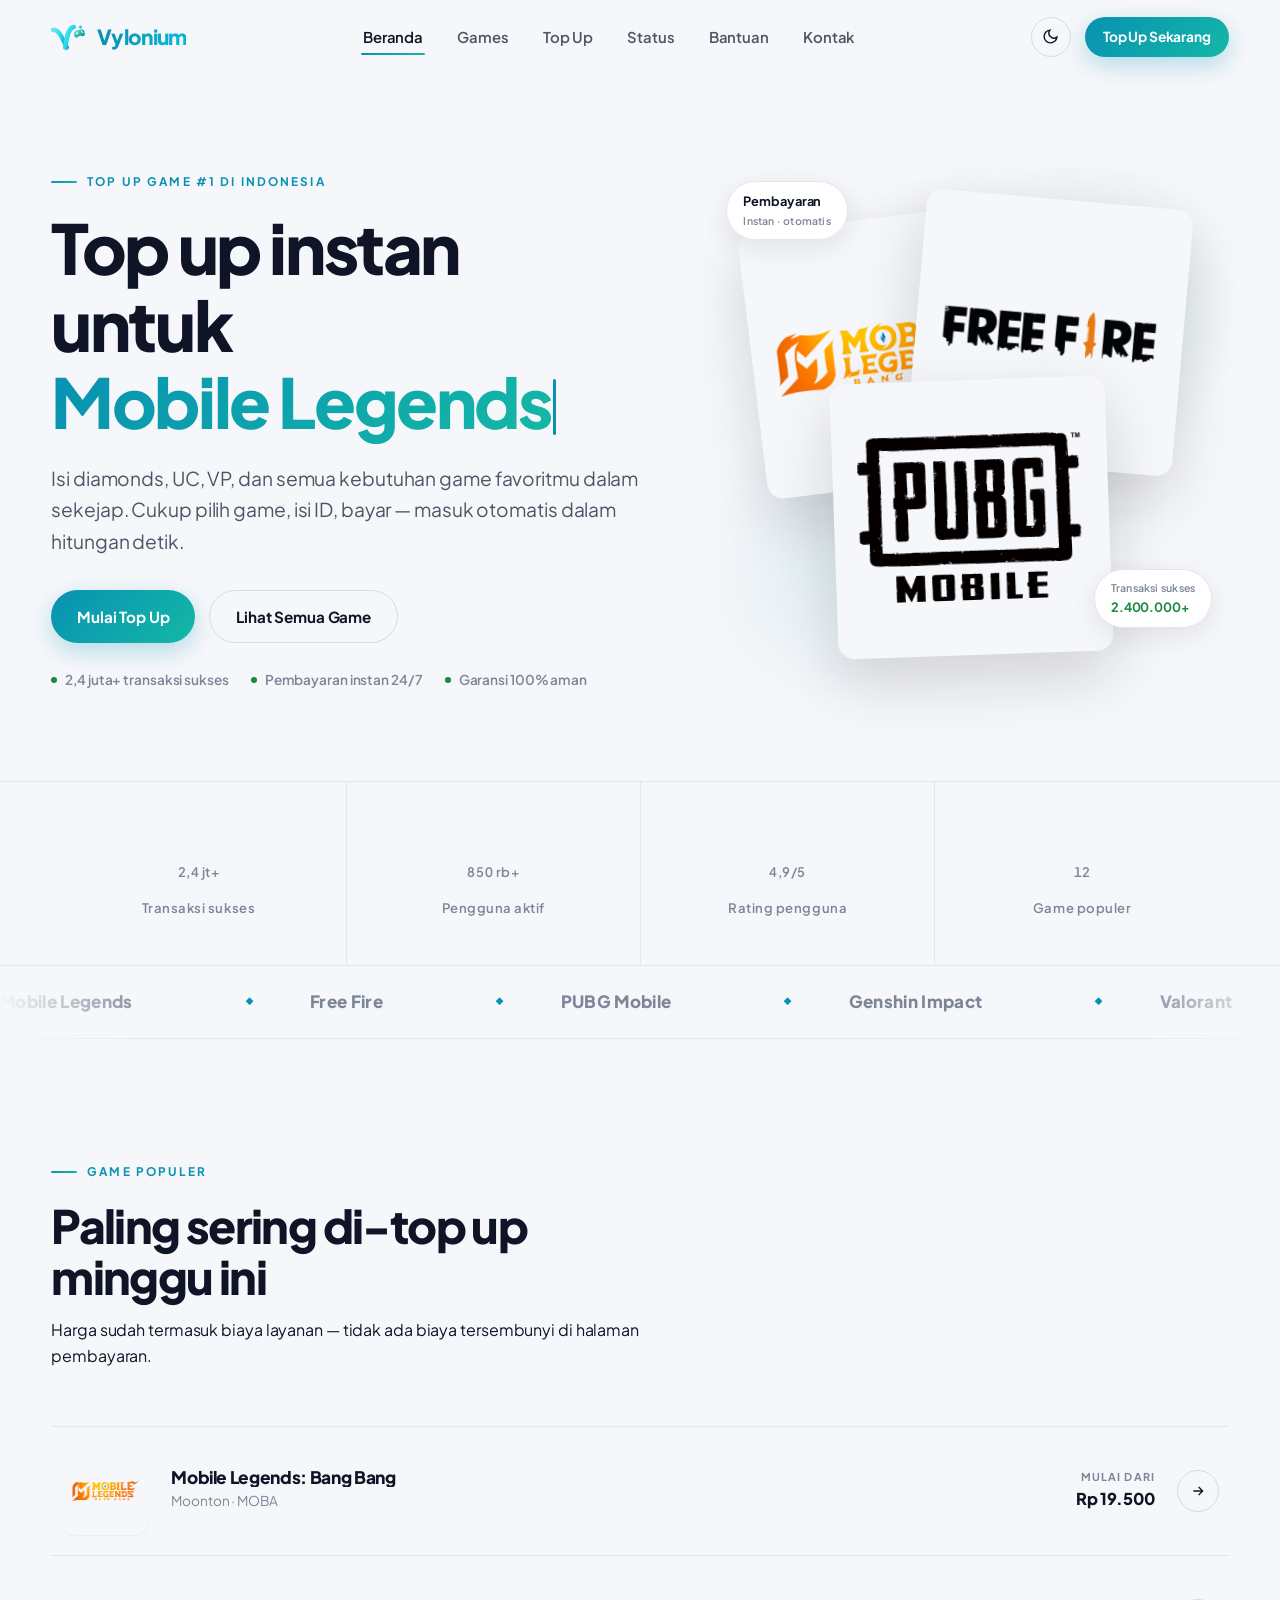
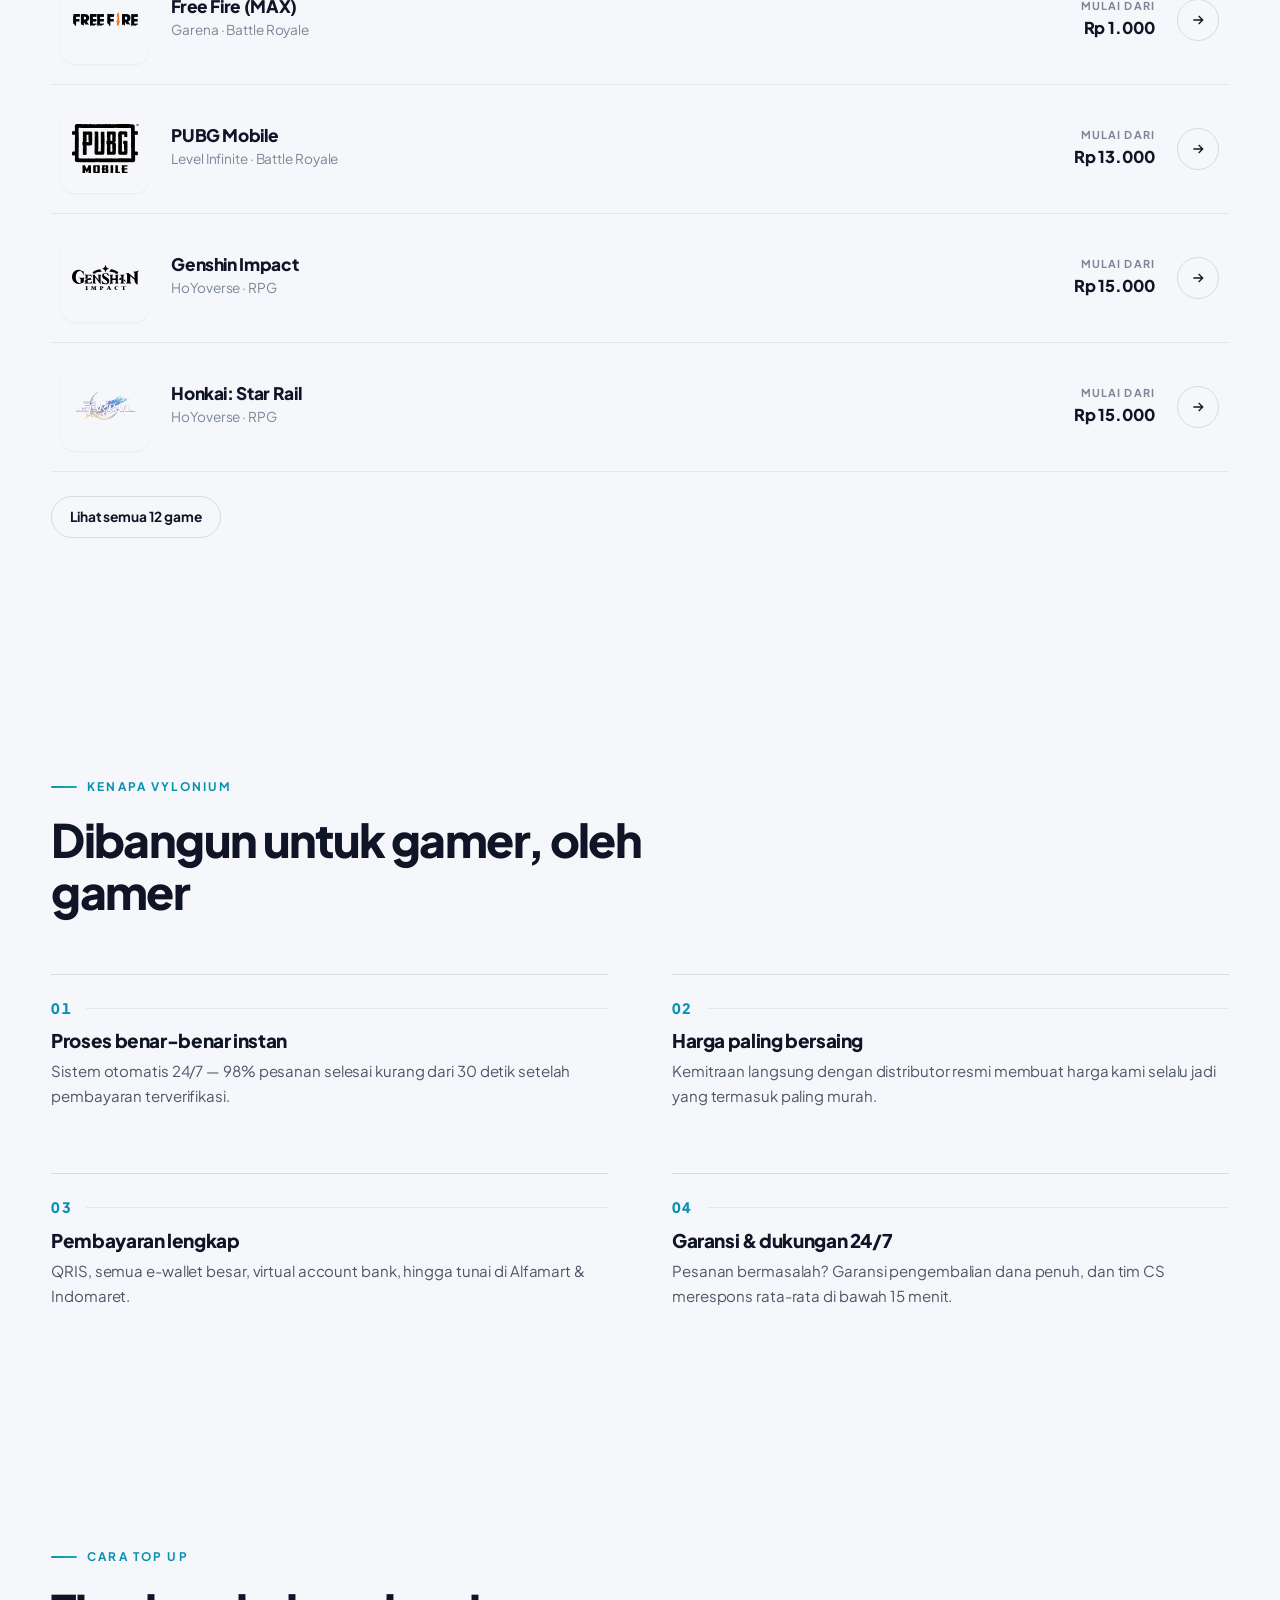
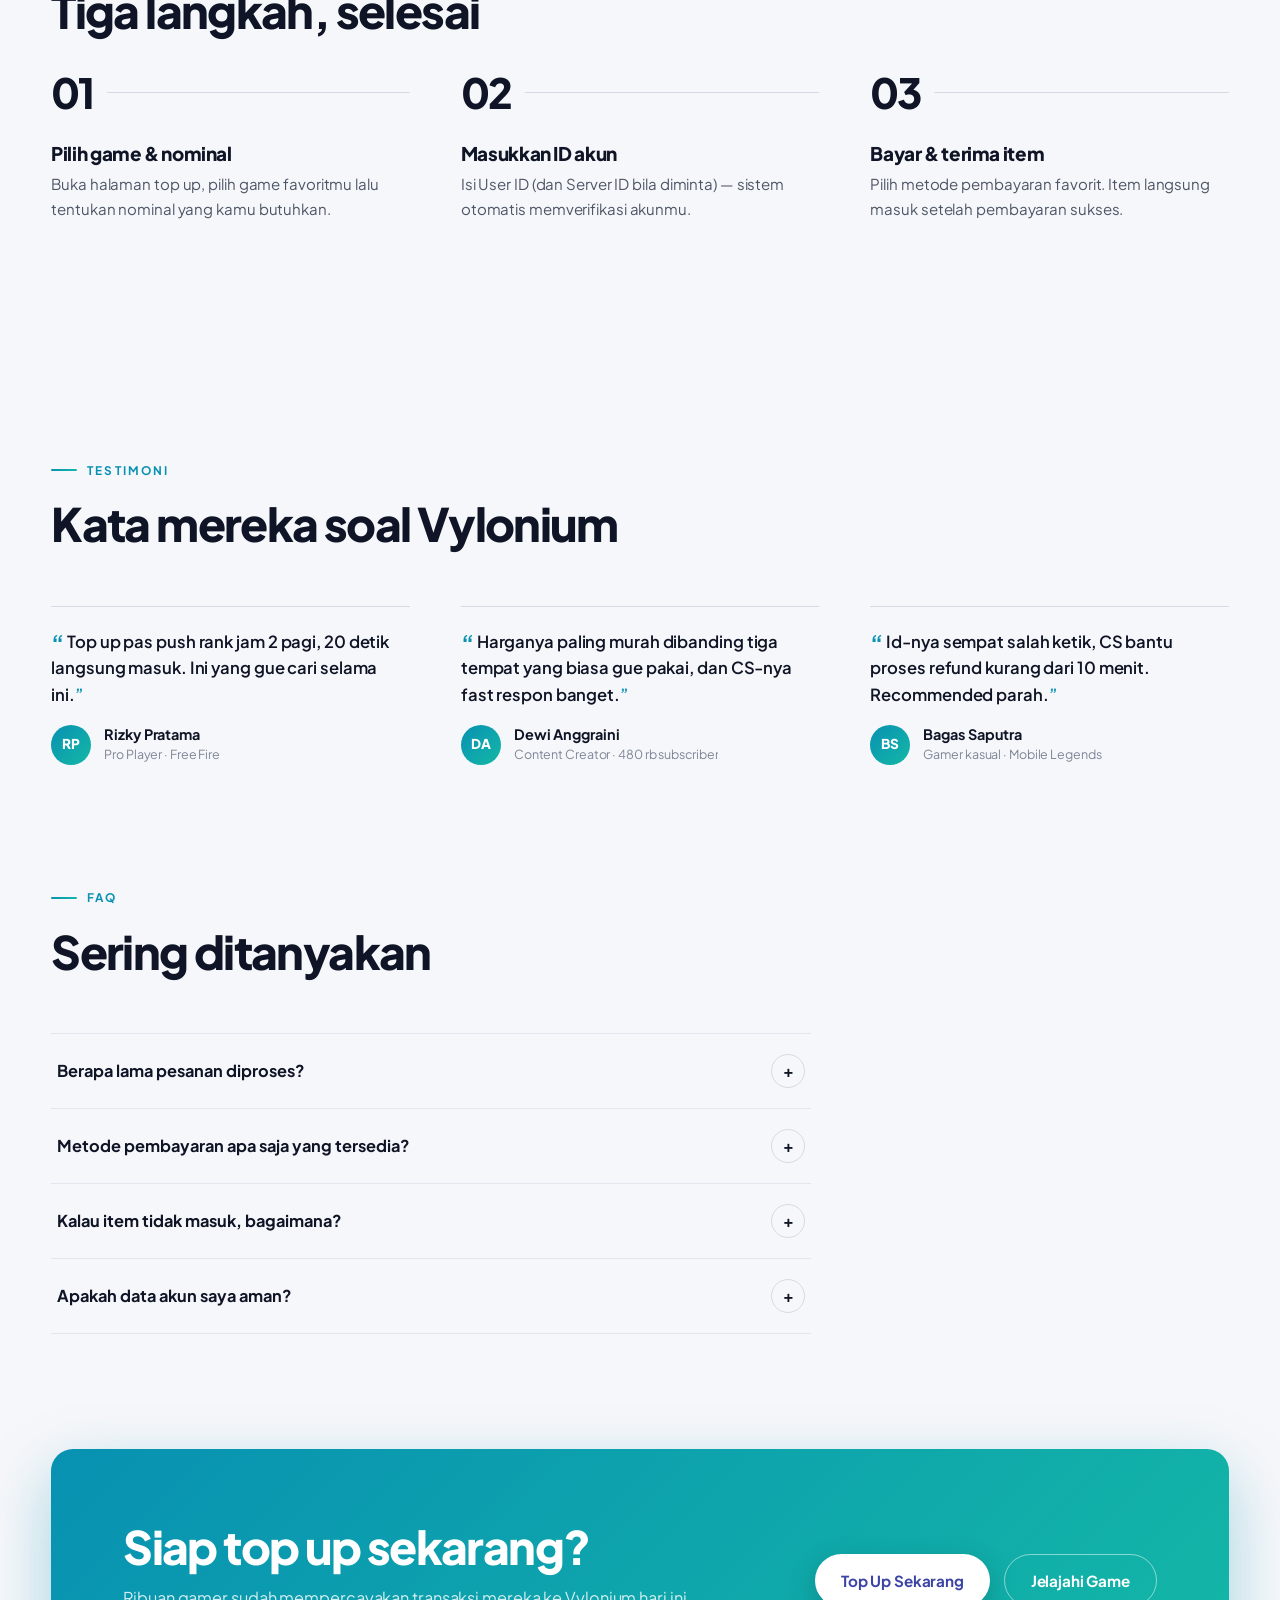
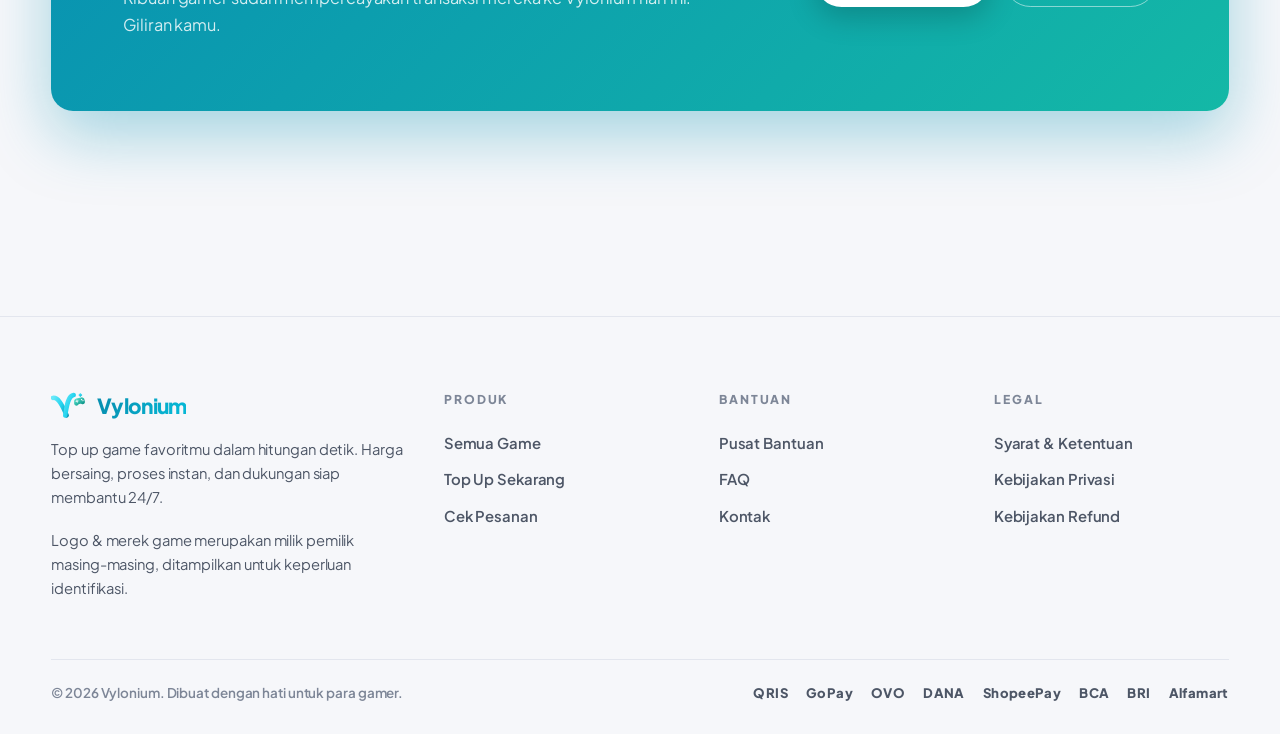
<file: index.html>
<!DOCTYPE html>
<html lang="id" data-theme="light">
<head>
  <meta charset="UTF-8">
  <meta name="viewport" content="width=device-width, initial-scale=1">
  <title>Vylonium — Top Up Game Instan, Aman & Termurah</title>
  <meta name="description" content="Top up Mobile Legends, Free Fire, PUBG Mobile, Genshin Impact, dan banyak lagi. Proses instan, pembayaran lengkap, harga bersaing, dukungan 24/7.">
  <meta name="theme-color" content="#0891B2" media="(prefers-color-scheme: light)">
  <meta name="theme-color" content="#1e1f22" media="(prefers-color-scheme: dark)">
  <link rel="icon" type="image/svg+xml" href="assets/img/favicon.svg">
  <link rel="canonical" href="https://muzawwied.github.io/vylonium-topup/">
  <meta property="og:type" content="website">
  <meta property="og:title" content="Vylonium — Top Up Game Instan, Aman & Termurah">
  <meta property="og:description" content="Top up Mobile Legends, Free Fire, PUBG Mobile, Genshin Impact, dan banyak lagi. Proses instan, pembayaran lengkap, harga bersaing, dukungan 24/7.">
  <meta property="og:url" content="https://muzawwied.github.io/vylonium-topup/">
  <meta property="og:image" content="https://muzawwied.github.io/vylonium-topup/assets/img/logos/ml.png">
  <meta name="twitter:card" content="summary">
  <script>(function(){try{var t=localStorage.getItem('vylonium-theme');if(!t)t=matchMedia('(prefers-color-scheme: dark)').matches?'dark':'light';document.documentElement.setAttribute('data-theme',t);}catch(e){}})();</script>
<link rel="preconnect" href="https://fonts.googleapis.com">
  <link rel="preconnect" href="https://fonts.gstatic.com" crossorigin>
  <link href="https://fonts.googleapis.com/css2?family=Plus+Jakarta+Sans:wght@500;700;800&display=swap" rel="stylesheet">
  <link rel="stylesheet" href="assets/css/style.css">
  <script type="application/ld+json">
  {"@context":"https://schema.org","@type":"Organization","name":"Vylonium","url":"https://muzawwied.github.io/vylonium-topup/","description":"Layanan top up game instan"}
  </script></head>
<body class="no-js">
  <div id="preloader" aria-hidden="true">
    <div class="pre-logo">
      <svg viewBox="0 0 41 31"><defs><linearGradient id="vg" x1="0" y1="0" x2="1" y2="1"><stop offset="0" stop-color="#67E8F9"/><stop offset=".55" stop-color="#22D3EE"/><stop offset="1" stop-color="#0891B2"/></linearGradient><linearGradient id="gg" x1="0" y1="0" x2=".8" y2="1"><stop offset="0" stop-color="#5EEAD4"/><stop offset="1" stop-color="#0D9488"/></linearGradient></defs><g transform="rotate(-8 19 15.5)"><path d="M3.5 4.5 C9 4.5 12.5 12.5 16.2 26.5" fill="none" stroke="url(#vg)" stroke-width="5.2" stroke-linecap="round"/><path d="M27.5 4.5 C21.3 4.5 18.3 13.5 14.6 26.5" fill="none" stroke="url(#vg)" stroke-width="5.2" stroke-linecap="round"/></g><g transform="translate(24.5 8) rotate(-12)"><path d="M1.2 3.6 C1.2 1.8 2.7 .3 4.5 .3 H10 C11.8 .3 13.3 1.8 13.3 3.6 V5.9 C13.3 8 10.9 9.2 9.2 8 L8.3 7.4 C7.5 6.9 6.5 6.9 5.7 7.4 L4.8 8 C3.1 9.2 .7 8 .7 5.9 Z" fill="url(#gg)"/><path d="M4.6 2.4v2.4M3.4 3.6h2.4" stroke="#fff" stroke-width=".85" stroke-linecap="round"/><circle cx="10.1" cy="2.9" r=".8" fill="#fff"/><circle cx="11.4" cy="4.4" r=".8" fill="#fff" opacity=".85"/></g><path d="M33.5 1.2 35.8 3.5 33.5 5.8 31.2 3.5Z" fill="url(#vg)"/></svg>
      Vylonium
    </div>
    <div class="pre-track"><div class="pre-bar"></div></div>
    <div class="pre-pct">0%</div>
  </div>
  <div id="scrollProgress"></div>
  <header id="siteHead">
    <div class="nav container">
      <a class="logo" href="index.html" aria-label="Vylonium — kembali ke beranda">
        <svg viewBox="0 0 41 31" aria-hidden="true"><defs><linearGradient id="vg" x1="0" y1="0" x2="1" y2="1"><stop offset="0" stop-color="#67E8F9"/><stop offset=".55" stop-color="#22D3EE"/><stop offset="1" stop-color="#0891B2"/></linearGradient><linearGradient id="gg" x1="0" y1="0" x2=".8" y2="1"><stop offset="0" stop-color="#5EEAD4"/><stop offset="1" stop-color="#0D9488"/></linearGradient></defs><g transform="rotate(-8 19 15.5)"><path d="M3.5 4.5 C9 4.5 12.5 12.5 16.2 26.5" fill="none" stroke="url(#vg)" stroke-width="5.2" stroke-linecap="round"/><path d="M27.5 4.5 C21.3 4.5 18.3 13.5 14.6 26.5" fill="none" stroke="url(#vg)" stroke-width="5.2" stroke-linecap="round"/></g><g transform="translate(24.5 8) rotate(-12)"><path d="M1.2 3.6 C1.2 1.8 2.7 .3 4.5 .3 H10 C11.8 .3 13.3 1.8 13.3 3.6 V5.9 C13.3 8 10.9 9.2 9.2 8 L8.3 7.4 C7.5 6.9 6.5 6.9 5.7 7.4 L4.8 8 C3.1 9.2 .7 8 .7 5.9 Z" fill="url(#gg)"/><path d="M4.6 2.4v2.4M3.4 3.6h2.4" stroke="#fff" stroke-width=".85" stroke-linecap="round"/><circle cx="10.1" cy="2.9" r=".8" fill="#fff"/><circle cx="11.4" cy="4.4" r=".8" fill="#fff" opacity=".85"/></g><path d="M33.5 1.2 35.8 3.5 33.5 5.8 31.2 3.5Z" fill="url(#vg)"/></svg>
        <b class="brand">Vylonium</b>
      </a>
      <nav class="nav-links" aria-label="Navigasi utama">
          <a class="active" href="index.html">Beranda</a>
          <a href="games.html">Games</a>
          <a href="topup.html">Top Up</a>
          <a href="status.html">Status</a>
          <a href="bantuan.html">Bantuan</a>
          <a href="kontak.html">Kontak</a>
      </nav>
      <div class="nav-right">
        <button class="theme-toggle" id="themeToggle" aria-label="Ganti tema terang/gelap"><svg class="moon" viewBox="0 0 24 24" fill="none" stroke-width="2"><path d="M21 12.8A9 9 0 1 1 11.2 3a7 7 0 0 0 9.8 9.8z"/></svg><svg class="sun" viewBox="0 0 24 24" fill="none" stroke-width="2"><circle cx="12" cy="12" r="4"/><path d="M12 2v2m0 16v2M4.9 4.9l1.4 1.4m11.4 11.4 1.4 1.4M2 12h2m16 0h2M4.9 19.1l1.4-1.4m11.4-11.4 1.4-1.4"/></svg></button>
        <a class="btn btn-primary btn-sm nav-cta" href="topup.html">Top Up Sekarang</a>
        <button class="burger" aria-label="Buka menu" aria-expanded="false"><span></span><span></span><span></span></button>
      </div>
    </div>
  </header>
  <nav id="mobileMenu" aria-label="Menu mobile"><ul>
          <li><a href="index.html">Beranda<span>Vylonium</span></a></li>
          <li><a href="games.html">Games<span>Vylonium</span></a></li>
          <li><a href="topup.html">Top Up<span>Vylonium</span></a></li>
          <li><a href="status.html">Status<span>Vylonium</span></a></li>
          <li><a href="bantuan.html">Bantuan<span>Vylonium</span></a></li>
          <li><a href="kontak.html">Kontak<span>Vylonium</span></a></li>
  </ul></nav>
  <main id="top">

  <section class="hero">
    <div class="container">
      <div class="hero-grid">
        <div>
          <span class="kicker">Top Up Game #1 di Indonesia</span>
          <h1>Top up instan untuk<br><span class="grad-text" id="typed" data-words='["Mobile Legends","Free Fire","PUBG Mobile","Genshin Impact","Valorant"]'></span><span class="caret" aria-hidden="true"></span></h1>
          <p class="lead">Isi diamonds, UC, VP, dan semua kebutuhan game favoritmu dalam sekejap. Cukup pilih game, isi ID, bayar — masuk otomatis dalam hitungan detik.</p>
          <div class="hero-actions">
            <a class="btn btn-primary" href="topup.html">Mulai Top Up</a>
            <a class="btn btn-ghost" href="games.html">Lihat Semua Game</a>
          </div>
          <div class="hero-trust">
            <span><i></i>2,4 juta+ transaksi sukses</span>
            <span><i></i>Pembayaran instan 24/7</span>
            <span><i></i>Garansi 100% aman</span>
          </div>
        </div>
        <div class="hero-stage" aria-hidden="true">
          <div class="hero-glow"></div>
          <div class="tilt" data-tilt>
            <div class="cover-fan">
              <figure><img src="assets/img/logos/ml.png" alt="" loading="eager"></figure>
              <figure><img src="assets/img/logos/ff.png" alt="" loading="eager"></figure>
              <figure><img src="assets/img/logos/pubg.svg" alt="" loading="eager"></figure>
            </div>
            <span class="chip-float c1">Pembayaran<small>Instan · otomatis</small></span>
            <span class="chip-float c2"><small>Transaksi sukses</small><b>2.400.000+</b></span>
          </div>
        </div>
      </div>
    </div>
  </section>

  <section class="stats reveal">
    <div class="container">
      <div class="stats-row">
        <div class="stat"><b><span data-count="2.4" data-decimals="1" data-suffix=" jt+">0</span></b><span>Transaksi sukses</span></div>
        <div class="stat"><b><span data-count="850" data-suffix=" rb+">0</span></b><span>Pengguna aktif</span></div>
        <div class="stat"><b><span data-count="4.9" data-decimals="1" data-suffix="/5">0</span></b><span>Rating pengguna</span></div>
        <div class="stat"><b><span data-count="12">0</span></b><span>Game populer</span></div>
      </div>
    </div>
  </section>

  <div class="marquee" aria-hidden="true">
    <div class="marquee-track">
      <span>Mobile Legends<em></em></span><span>Free Fire<em></em></span><span>PUBG Mobile<em></em></span><span>Genshin Impact<em></em></span><span>Valorant<em></em></span><span>Honkai: Star Rail<em></em></span><span>Call of Duty: Mobile<em></em></span><span>Roblox<em></em></span><span>Fortnite<em></em></span><span>Clash Royale<em></em></span><span>Minecraft<em></em></span><span>eFootball<em></em></span>
      <span>Mobile Legends<em></em></span><span>Free Fire<em></em></span><span>PUBG Mobile<em></em></span><span>Genshin Impact<em></em></span><span>Valorant<em></em></span><span>Honkai: Star Rail<em></em></span><span>Call of Duty: Mobile<em></em></span><span>Roblox<em></em></span><span>Fortnite<em></em></span><span>Clash Royale<em></em></span><span>Minecraft<em></em></span><span>eFootball<em></em></span>
    </div>
  </div>

  <section class="sec">
    <div class="container">
      <div class="sec-head reveal">
        <span class="kicker">Game Populer</span>
        <h2>Paling sering di-top up minggu ini</h2>
        <p>Harga sudah termasuk biaya layanan — tidak ada biaya tersembunyi di halaman pembayaran.</p>
      </div>
      <div id="featRows" class="game-list reveal"></div>
      <p style="margin-top:24px"><a class="btn btn-ghost btn-sm" href="games.html">Lihat semua 12 game</a></p>
    </div>
  </section>

  <section class="sec">
    <div class="container">
      <div class="sec-head reveal">
        <span class="kicker">Kenapa Vylonium</span>
        <h2>Dibangun untuk gamer, oleh gamer</h2>
      </div>
      <div class="feat-grid">
        <div class="feat reveal">
          <div class="num">01</div>
          <h3>Proses benar-benar instan</h3>
          <p>Sistem otomatis 24/7 — 98% pesanan selesai kurang dari 30 detik setelah pembayaran terverifikasi.</p>
        </div>
        <div class="feat reveal">
          <div class="num">02</div>
          <h3>Harga paling bersaing</h3>
          <p>Kemitraan langsung dengan distributor resmi membuat harga kami selalu jadi yang termasuk paling murah.</p>
        </div>
        <div class="feat reveal">
          <div class="num">03</div>
          <h3>Pembayaran lengkap</h3>
          <p>QRIS, semua e-wallet besar, virtual account bank, hingga tunai di Alfamart &amp; Indomaret.</p>
        </div>
        <div class="feat reveal">
          <div class="num">04</div>
          <h3>Garansi &amp; dukungan 24/7</h3>
          <p>Pesanan bermasalah? Garansi pengembalian dana penuh, dan tim CS merespons rata-rata di bawah 15 menit.</p>
        </div>
      </div>
    </div>
  </section>

  <section class="sec">
    <div class="container">
      <div class="sec-head reveal">
        <span class="kicker">Cara Top Up</span>
        <h2>Tiga langkah, selesai</h2>
      </div>
      <div class="steps">
        <div class="step reveal"><h3>Pilih game &amp; nominal</h3><p>Buka halaman top up, pilih game favoritmu lalu tentukan nominal yang kamu butuhkan.</p></div>
        <div class="step reveal"><h3>Masukkan ID akun</h3><p>Isi User ID (dan Server ID bila diminta) — sistem otomatis memverifikasi akunmu.</p></div>
        <div class="step reveal"><h3>Bayar &amp; terima item</h3><p>Pilih metode pembayaran favorit. Item langsung masuk setelah pembayaran sukses.</p></div>
      </div>
    </div>
  </section>

  <section class="sec">
    <div class="container">
      <div class="sec-head reveal">
        <span class="kicker">Testimoni</span>
        <h2>Kata mereka soal Vylonium</h2>
      </div>
      <div class="quotes">
        <blockquote class="quote reveal"><p>Top up pas push rank jam 2 pagi, 20 detik langsung masuk. Ini yang gue cari selama ini.</p><footer><span class="avatar">RP</span><div style="min-width:0"><b>Rizky Pratama</b><small>Pro Player · Free Fire</small></div></footer></blockquote>
        <blockquote class="quote reveal"><p>Harganya paling murah dibanding tiga tempat yang biasa gue pakai, dan CS-nya fast respon banget.</p><footer><span class="avatar">DA</span><div style="min-width:0"><b>Dewi Anggraini</b><small>Content Creator · 480 rb subscriber</small></div></footer></blockquote>
        <blockquote class="quote reveal"><p>Id-nya sempat salah ketik, CS bantu proses refund kurang dari 10 menit. Recommended parah.</p><footer><span class="avatar">BS</span><div style="min-width:0"><b>Bagas Saputra</b><small>Gamer kasual · Mobile Legends</small></div></footer></blockquote>
      </div>
    </div>
  </section>

  <section class="sec" style="padding-top:0">
    <div class="container">
      <div class="sec-head reveal">
        <span class="kicker">FAQ</span>
        <h2>Sering ditanyakan</h2>
      </div>
      <div class="acc reveal" style="max-width:760px">
        <div class="acc-item"><button class="acc-btn"><span>Berapa lama pesanan diproses?</span><i>+</i></button><div class="acc-body"><p>98% pesanan selesai dalam 30 detik setelah pembayaran terverifikasi. Untuk gangguan sistem game, maksimal 24 jam dengan notifikasi via halaman status.</p></div></div>
        <div class="acc-item"><button class="acc-btn"><span>Metode pembayaran apa saja yang tersedia?</span><i>+</i></button><div class="acc-body"><p>QRIS, GoPay, OVO, DANA, ShopeePay, BCA &amp; BRI Virtual Account, serta pembayaran tunai di Alfamart dan Indomaret.</p></div></div>
        <div class="acc-item"><button class="acc-btn"><span>Kalau item tidak masuk, bagaimana?</span><i>+</i></button><div class="acc-body"><p>Cek status pesanan lewat halaman Status. Jika status gagal atau melewati batas waktu, tim kami memproses refund penuh otomatis ke metode pembayaran asal.</p></div></div>
        <div class="acc-item"><button class="acc-btn"><span>Apakah data akun saya aman?</span><i>+</i></button><div class="acc-body"><p>Kami hanya meminta data minimum (ID akun) yang diperlukan untuk pengiriman item. Data dienkripsi dan tidak pernah dibagikan ke pihak ketiga.</p></div></div>
      </div>
    </div>
  </section>

  <section class="sec" style="padding-top:0">
    <div class="container">
      <div class="cta-band reveal">
        <div>
          <h2>Siap top up sekarang?</h2>
          <p>Ribuan gamer sudah mempercayakan transaksi mereka ke Vylonium hari ini. Giliran kamu.</p>
        </div>
        <div style="display:flex;gap:14px;flex-wrap:wrap;justify-content:flex-end">
          <a class="btn" href="topup.html">Top Up Sekarang</a>
          <a class="btn btn-ghost-w" href="games.html">Jelajahi Game</a>
        </div>
      </div>
    </div>
  </section>
  <footer class="site-foot">
    <div class="container">
      <div class="foot-grid">
        <div class="foot-brand">
          <a class="logo" href="index.html" aria-label="Vylonium — kembali ke beranda">
        <svg viewBox="0 0 41 31" aria-hidden="true"><defs><linearGradient id="vg" x1="0" y1="0" x2="1" y2="1"><stop offset="0" stop-color="#67E8F9"/><stop offset=".55" stop-color="#22D3EE"/><stop offset="1" stop-color="#0891B2"/></linearGradient><linearGradient id="gg" x1="0" y1="0" x2=".8" y2="1"><stop offset="0" stop-color="#5EEAD4"/><stop offset="1" stop-color="#0D9488"/></linearGradient></defs><g transform="rotate(-8 19 15.5)"><path d="M3.5 4.5 C9 4.5 12.5 12.5 16.2 26.5" fill="none" stroke="url(#vg)" stroke-width="5.2" stroke-linecap="round"/><path d="M27.5 4.5 C21.3 4.5 18.3 13.5 14.6 26.5" fill="none" stroke="url(#vg)" stroke-width="5.2" stroke-linecap="round"/></g><g transform="translate(24.5 8) rotate(-12)"><path d="M1.2 3.6 C1.2 1.8 2.7 .3 4.5 .3 H10 C11.8 .3 13.3 1.8 13.3 3.6 V5.9 C13.3 8 10.9 9.2 9.2 8 L8.3 7.4 C7.5 6.9 6.5 6.9 5.7 7.4 L4.8 8 C3.1 9.2 .7 8 .7 5.9 Z" fill="url(#gg)"/><path d="M4.6 2.4v2.4M3.4 3.6h2.4" stroke="#fff" stroke-width=".85" stroke-linecap="round"/><circle cx="10.1" cy="2.9" r=".8" fill="#fff"/><circle cx="11.4" cy="4.4" r=".8" fill="#fff" opacity=".85"/></g><path d="M33.5 1.2 35.8 3.5 33.5 5.8 31.2 3.5Z" fill="url(#vg)"/></svg>
        <b class="brand">Vylonium</b>
      </a>
          <p>Top up game favoritmu dalam hitungan detik. Harga bersaing, proses instan, dan dukungan siap membantu 24/7.</p>
          <p class="mini soft">Logo &amp; merek game merupakan milik pemilik masing-masing, ditampilkan untuk keperluan identifikasi.</p>
        </div>
        <div class="foot-col">
          <h4>Produk</h4>
          <a href="games.html">Semua Game</a>
          <a href="topup.html">Top Up Sekarang</a>
          <a href="status.html">Cek Pesanan</a>
        </div>
        <div class="foot-col">
          <h4>Bantuan</h4>
          <a href="bantuan.html">Pusat Bantuan</a>
          <a href="bantuan.html#faq">FAQ</a>
          <a href="kontak.html">Kontak</a>
        </div>
        <div class="foot-col">
          <h4>Legal</h4>
          <a href="bantuan.html#syarat">Syarat &amp; Ketentuan</a>
          <a href="bantuan.html#privasi">Kebijakan Privasi</a>
          <a href="bantuan.html#refund">Kebijakan Refund</a>
        </div>
      </div>
      <div class="foot-bottom">
        <div class="row">
          <span>© <span id="year">2026</span> Vylonium. Dibuat dengan hati untuk para gamer.</span>
          <div class="pay-strip" aria-label="Metode pembayaran">
            <span>QRIS</span><span>GoPay</span><span>OVO</span><span>DANA</span><span>ShopeePay</span><span>BCA</span><span>BRI</span><span>Alfamart</span>
          </div>
        </div>
      </div>
    </div>
  </footer>
  <div id="toast" role="status" aria-live="polite"></div>
  <script src="assets/js/data.js"></script>
  <script src="assets/js/main.js"></script>
  <script>
  (function(){
    var wrap=document.getElementById("featRows");
    GAMES.filter(function(g){return g.popular}).forEach(function(g){
      var min=g.denoms.reduce(function(m,x){return Math.min(m,x.price)},Infinity);
      wrap.insertAdjacentHTML("beforeend",
        '<a class="game-row" href="topup.html?game='+g.slug+'">'+
        '<span class="thumb"><img src="'+g.logo+'" alt="Logo '+g.name+'" loading="lazy"></span>'+
        '<span class="info"><h3>'+g.name+'</h3><p>'+g.publisher+' · '+g.genre+'</p></span>'+
        '<span class="from"><small>Mulai dari</small><b>'+fmtIDR(min)+'</b></span>'+
        '<span class="go"><svg viewBox="0 0 24 24" fill="none" stroke-width="2"><path d="M5 12h14m-6-6 6 6-6 6"/></svg></span></a>');
    });
  })();
  </script>
</body>
</html>
</file>
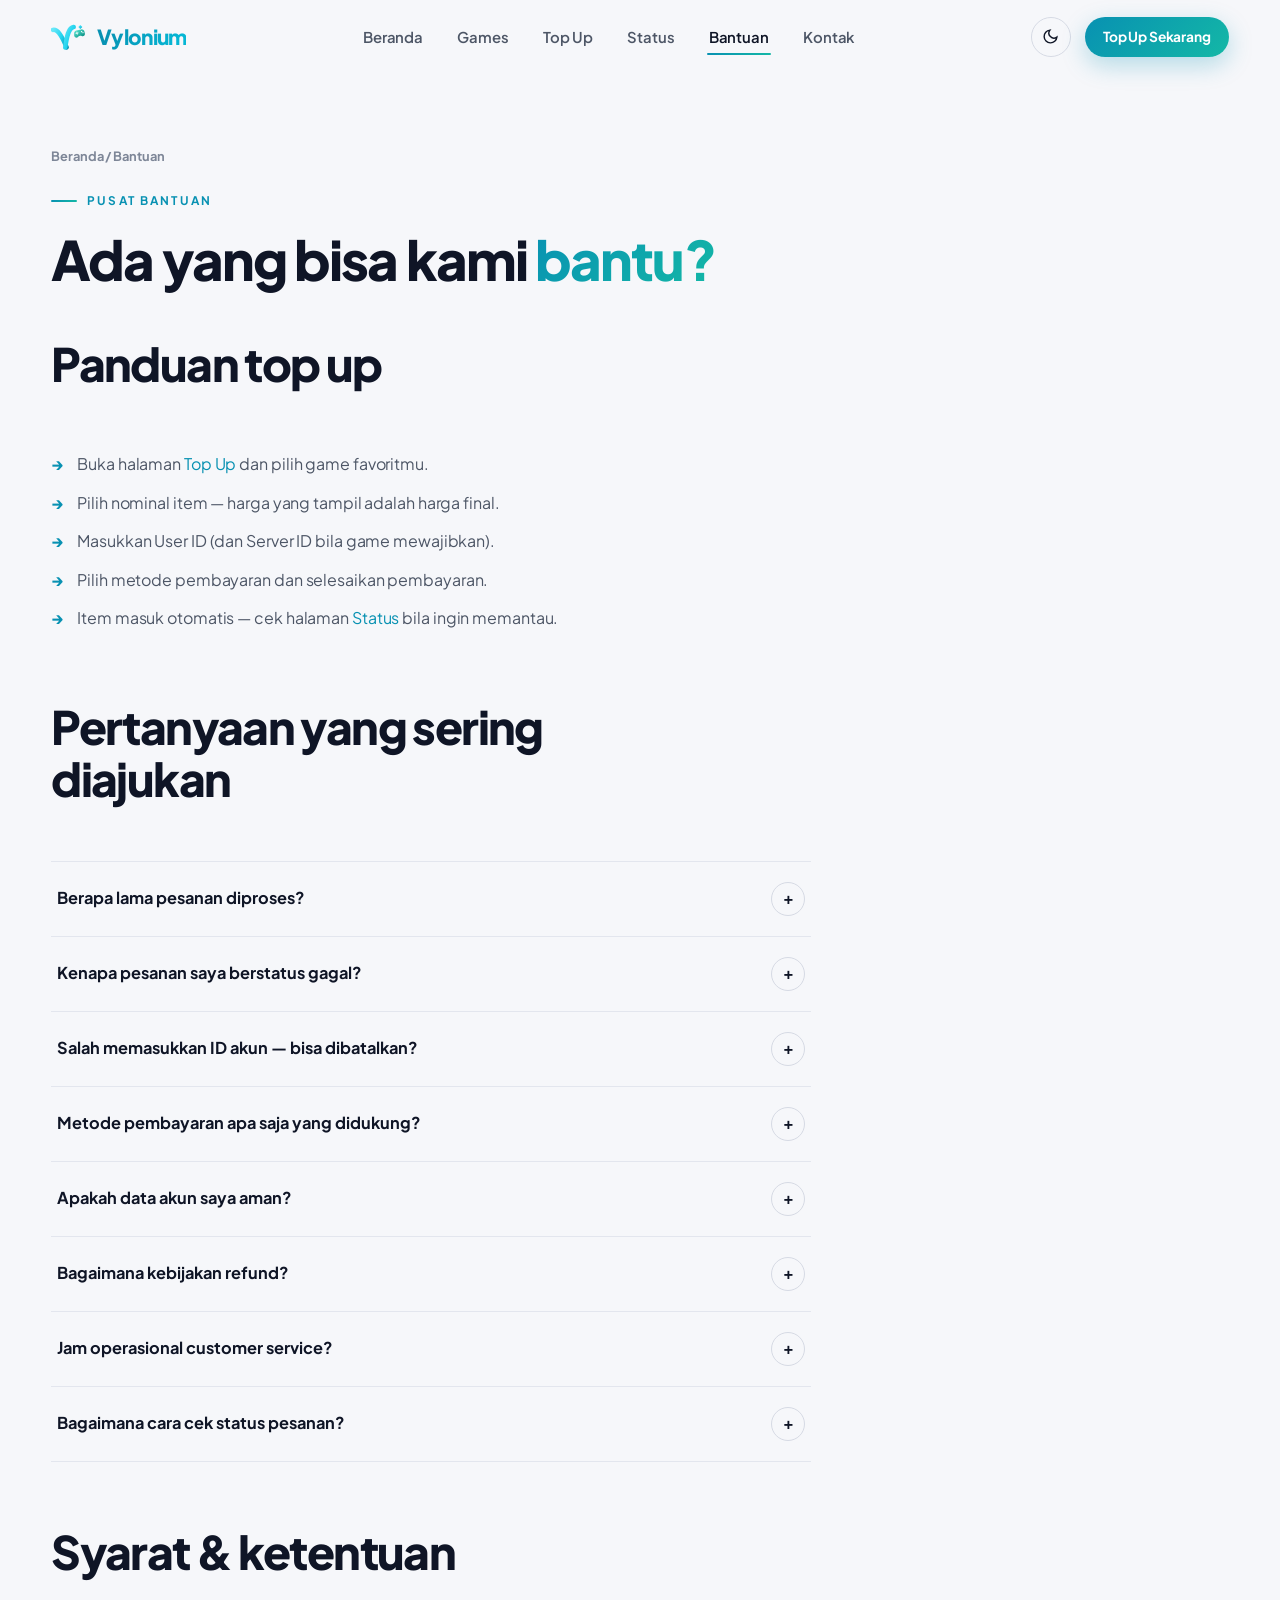
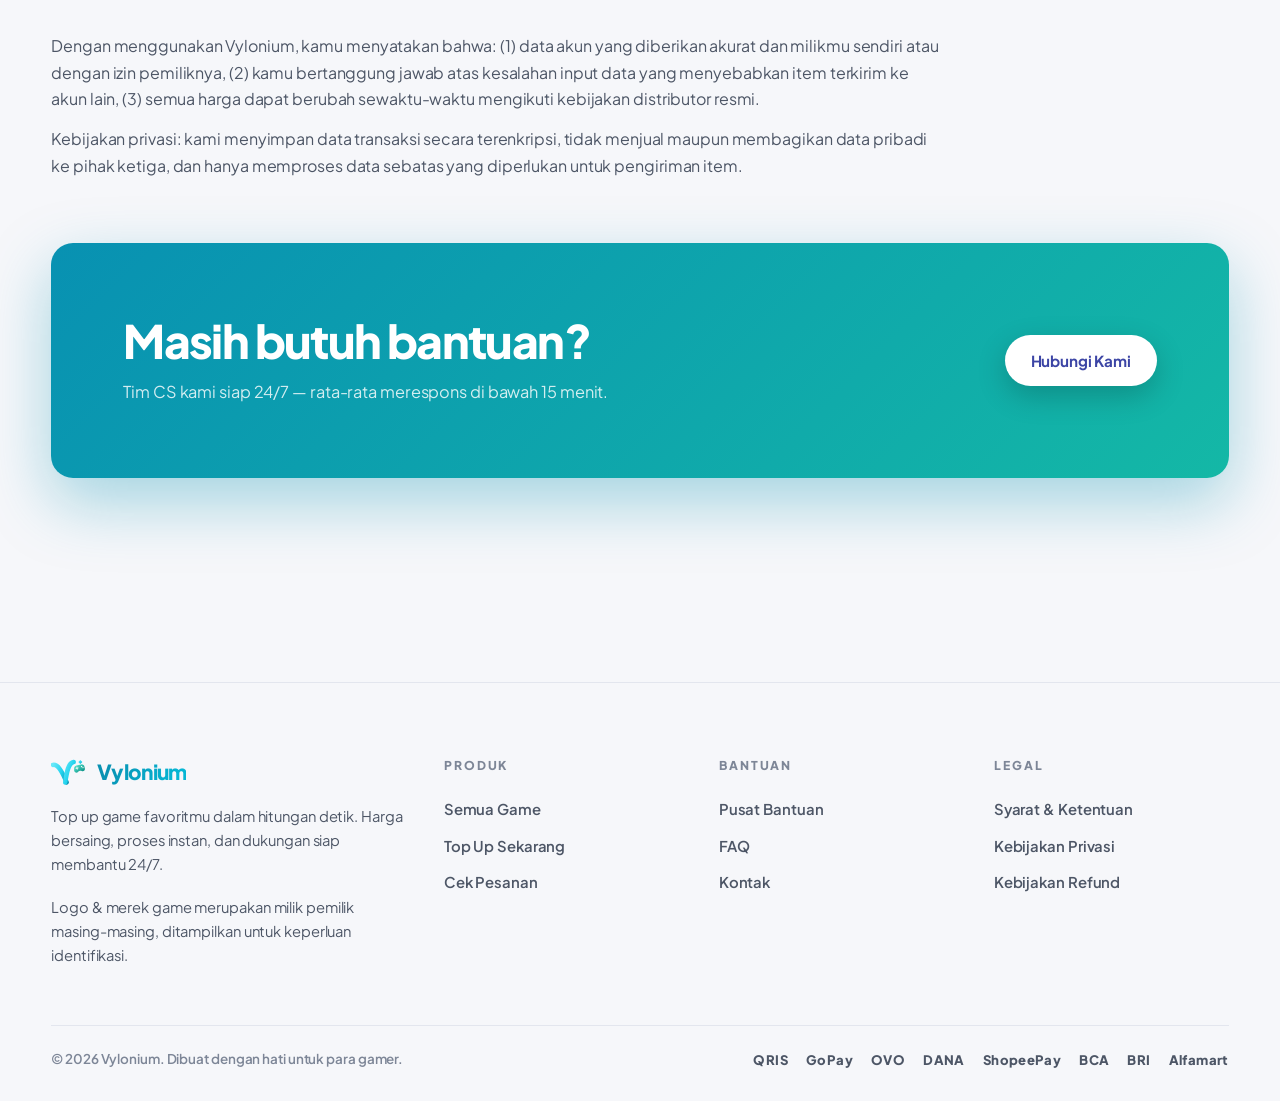
<file: bantuan.html>
<!DOCTYPE html>
<html lang="id" data-theme="light">
<head>
  <meta charset="UTF-8">
  <meta name="viewport" content="width=device-width, initial-scale=1">
  <title>Pusat Bantuan — Vylonium</title>
  <meta name="description" content="Panduan top up, FAQ, syarat & ketentuan, kebijakan privasi, dan refund di Vylonium.">
  <meta name="theme-color" content="#0891B2" media="(prefers-color-scheme: light)">
  <meta name="theme-color" content="#1e1f22" media="(prefers-color-scheme: dark)">
  <link rel="icon" type="image/svg+xml" href="assets/img/favicon.svg">
  <link rel="canonical" href="https://muzawwied.github.io/vylonium-topup/bantuan.html">
  <meta property="og:type" content="website">
  <meta property="og:title" content="Pusat Bantuan — Vylonium">
  <meta property="og:description" content="Panduan top up, FAQ, syarat & ketentuan, kebijakan privasi, dan refund di Vylonium.">
  <meta property="og:url" content="https://muzawwied.github.io/vylonium-topup/bantuan.html">
  <meta property="og:image" content="https://muzawwied.github.io/vylonium-topup/assets/img/logos/ml.png">
  <meta name="twitter:card" content="summary">
  <script>(function(){try{var t=localStorage.getItem('vylonium-theme');if(!t)t=matchMedia('(prefers-color-scheme: dark)').matches?'dark':'light';document.documentElement.setAttribute('data-theme',t);}catch(e){}})();</script>
<link rel="preconnect" href="https://fonts.googleapis.com">
  <link rel="preconnect" href="https://fonts.gstatic.com" crossorigin>
  <link href="https://fonts.googleapis.com/css2?family=Plus+Jakarta+Sans:wght@500;700;800&display=swap" rel="stylesheet">
  <link rel="stylesheet" href="assets/css/style.css">
</head>
<body class="no-js">
  <div id="preloader" aria-hidden="true">
    <div class="pre-logo">
      <svg viewBox="0 0 41 31"><defs><linearGradient id="vg" x1="0" y1="0" x2="1" y2="1"><stop offset="0" stop-color="#67E8F9"/><stop offset=".55" stop-color="#22D3EE"/><stop offset="1" stop-color="#0891B2"/></linearGradient><linearGradient id="gg" x1="0" y1="0" x2=".8" y2="1"><stop offset="0" stop-color="#5EEAD4"/><stop offset="1" stop-color="#0D9488"/></linearGradient></defs><g transform="rotate(-8 19 15.5)"><path d="M3.5 4.5 C9 4.5 12.5 12.5 16.2 26.5" fill="none" stroke="url(#vg)" stroke-width="5.2" stroke-linecap="round"/><path d="M27.5 4.5 C21.3 4.5 18.3 13.5 14.6 26.5" fill="none" stroke="url(#vg)" stroke-width="5.2" stroke-linecap="round"/></g><g transform="translate(24.5 8) rotate(-12)"><path d="M1.2 3.6 C1.2 1.8 2.7 .3 4.5 .3 H10 C11.8 .3 13.3 1.8 13.3 3.6 V5.9 C13.3 8 10.9 9.2 9.2 8 L8.3 7.4 C7.5 6.9 6.5 6.9 5.7 7.4 L4.8 8 C3.1 9.2 .7 8 .7 5.9 Z" fill="url(#gg)"/><path d="M4.6 2.4v2.4M3.4 3.6h2.4" stroke="#fff" stroke-width=".85" stroke-linecap="round"/><circle cx="10.1" cy="2.9" r=".8" fill="#fff"/><circle cx="11.4" cy="4.4" r=".8" fill="#fff" opacity=".85"/></g><path d="M33.5 1.2 35.8 3.5 33.5 5.8 31.2 3.5Z" fill="url(#vg)"/></svg>
      Vylonium
    </div>
    <div class="pre-track"><div class="pre-bar"></div></div>
    <div class="pre-pct">0%</div>
  </div>
  <div id="scrollProgress"></div>
  <header id="siteHead">
    <div class="nav container">
      <a class="logo" href="index.html" aria-label="Vylonium — kembali ke beranda">
        <svg viewBox="0 0 41 31" aria-hidden="true"><defs><linearGradient id="vg" x1="0" y1="0" x2="1" y2="1"><stop offset="0" stop-color="#67E8F9"/><stop offset=".55" stop-color="#22D3EE"/><stop offset="1" stop-color="#0891B2"/></linearGradient><linearGradient id="gg" x1="0" y1="0" x2=".8" y2="1"><stop offset="0" stop-color="#5EEAD4"/><stop offset="1" stop-color="#0D9488"/></linearGradient></defs><g transform="rotate(-8 19 15.5)"><path d="M3.5 4.5 C9 4.5 12.5 12.5 16.2 26.5" fill="none" stroke="url(#vg)" stroke-width="5.2" stroke-linecap="round"/><path d="M27.5 4.5 C21.3 4.5 18.3 13.5 14.6 26.5" fill="none" stroke="url(#vg)" stroke-width="5.2" stroke-linecap="round"/></g><g transform="translate(24.5 8) rotate(-12)"><path d="M1.2 3.6 C1.2 1.8 2.7 .3 4.5 .3 H10 C11.8 .3 13.3 1.8 13.3 3.6 V5.9 C13.3 8 10.9 9.2 9.2 8 L8.3 7.4 C7.5 6.9 6.5 6.9 5.7 7.4 L4.8 8 C3.1 9.2 .7 8 .7 5.9 Z" fill="url(#gg)"/><path d="M4.6 2.4v2.4M3.4 3.6h2.4" stroke="#fff" stroke-width=".85" stroke-linecap="round"/><circle cx="10.1" cy="2.9" r=".8" fill="#fff"/><circle cx="11.4" cy="4.4" r=".8" fill="#fff" opacity=".85"/></g><path d="M33.5 1.2 35.8 3.5 33.5 5.8 31.2 3.5Z" fill="url(#vg)"/></svg>
        <b class="brand">Vylonium</b>
      </a>
      <nav class="nav-links" aria-label="Navigasi utama">
          <a href="index.html">Beranda</a>
          <a href="games.html">Games</a>
          <a href="topup.html">Top Up</a>
          <a href="status.html">Status</a>
          <a class="active" href="bantuan.html">Bantuan</a>
          <a href="kontak.html">Kontak</a>
      </nav>
      <div class="nav-right">
        <button class="theme-toggle" id="themeToggle" aria-label="Ganti tema terang/gelap"><svg class="moon" viewBox="0 0 24 24" fill="none" stroke-width="2"><path d="M21 12.8A9 9 0 1 1 11.2 3a7 7 0 0 0 9.8 9.8z"/></svg><svg class="sun" viewBox="0 0 24 24" fill="none" stroke-width="2"><circle cx="12" cy="12" r="4"/><path d="M12 2v2m0 16v2M4.9 4.9l1.4 1.4m11.4 11.4 1.4 1.4M2 12h2m16 0h2M4.9 19.1l1.4-1.4m11.4-11.4 1.4-1.4"/></svg></button>
        <a class="btn btn-primary btn-sm nav-cta" href="topup.html">Top Up Sekarang</a>
        <button class="burger" aria-label="Buka menu" aria-expanded="false"><span></span><span></span><span></span></button>
      </div>
    </div>
  </header>
  <nav id="mobileMenu" aria-label="Menu mobile"><ul>
          <li><a href="index.html">Beranda<span>Vylonium</span></a></li>
          <li><a href="games.html">Games<span>Vylonium</span></a></li>
          <li><a href="topup.html">Top Up<span>Vylonium</span></a></li>
          <li><a href="status.html">Status<span>Vylonium</span></a></li>
          <li><a href="bantuan.html">Bantuan<span>Vylonium</span></a></li>
          <li><a href="kontak.html">Kontak<span>Vylonium</span></a></li>
  </ul></nav>
  <main id="top">

  <section class="page-hero">
    <div class="container">
      <p class="crumbs"><a href="index.html">Beranda</a> / Bantuan</p>
      <span class="kicker">Pusat Bantuan</span>
      <h1>Ada yang bisa kami <span class="grad-text">bantu?</span></h1>
    </div>
  </section>

  <section style="padding-bottom:clamp(72px,9vw,120px)">
    <div class="container">

      <div class="sec-head">
        <h2>Panduan top up</h2>
      </div>
      <div class="prose" style="margin-bottom:64px">
        <ol>
          <li>Buka halaman <a href="topup.html" style="color:var(--accent)">Top Up</a> dan pilih game favoritmu.</li>
          <li>Pilih nominal item — harga yang tampil adalah harga final.</li>
          <li>Masukkan User ID (dan Server ID bila game mewajibkan).</li>
          <li>Pilih metode pembayaran dan selesaikan pembayaran.</li>
          <li>Item masuk otomatis — cek halaman <a href="status.html" style="color:var(--accent)">Status</a> bila ingin memantau.</li>
        </ol>
      </div>

      <div class="sec-head" id="faq">
        <h2>Pertanyaan yang sering diajukan</h2>
      </div>
      <div class="acc" style="max-width:760px;margin-bottom:64px">
        <div class="acc-item"><button class="acc-btn"><span>Berapa lama pesanan diproses?</span><i>+</i></button><div class="acc-body"><p>Rata-rata kurang dari 30 detik setelah pembayaran terverifikasi. Pada jam sibuk atau saat server game mengalami gangguan, maksimal 24 jam.</p></div></div>
        <div class="acc-item"><button class="acc-btn"><span>Kenapa pesanan saya berstatus gagal?</span><i>+</i></button><div class="acc-body"><p>Penyebab paling umum: ID akun salah, nickname tidak cocok, atau server game sedang maintenance. Dana otomatis dikembalikan penuh ke metode pembayaran asal dalam 1×24 jam.</p></div></div>
        <div class="acc-item"><button class="acc-btn"><span>Salah memasukkan ID akun — bisa dibatalkan?</span><i>+</i></button><div class="acc-body"><p>Selama pesanan belum diproses, hubungi CS lewat halaman <a href="kontak.html" style="color:var(--accent)">Kontak</a> dengan kode pesanan. Jika item sudah terkirim, sayangnya tidak bisa ditarik kembali — pastikan ID benar sebelum membayar.</p></div></div>
        <div class="acc-item"><button class="acc-btn"><span>Metode pembayaran apa saja yang didukung?</span><i>+</i></button><div class="acc-body"><p>QRIS, GoPay, OVO, DANA, ShopeePay, BCA &amp; BRI Virtual Account, dan pembayaran tunai di Alfamart / Indomaret.</p></div></div>
        <div class="acc-item"><button class="acc-btn"><span>Apakah data akun saya aman?</span><i>+</i></button><div class="acc-body"><p>Kami hanya meminta data minimum untuk pengiriman item (User ID / Server ID). Kami tidak pernah meminta password, OTP, atau kode verifikasi. Data dienkripsi dan tidak dibagikan ke pihak ketiga.</p></div></div>
        <div class="acc-item"><button class="acc-btn"><span>Bagaimana kebijakan refund?</span><i>+</i></button><div class="acc-body"><p id="refund">Refund penuh otomatis jika pesanan gagal atau item tidak masuk dalam 24 jam. Refund tidak berlaku jika ID yang diberikan valid dan item sudah terkirim.</p></div></div>
        <div class="acc-item"><button class="acc-btn"><span>Jam operasional customer service?</span><i>+</i></button><div class="acc-body"><p>Sistem top up bekerja otomatis 24/7. Tim CS hadir setiap hari 24 jam dengan waktu respons rata-rata di bawah 15 menit.</p></div></div>
        <div class="acc-item"><button class="acc-btn"><span>Bagaimana cara cek status pesanan?</span><i>+</i></button><div class="acc-body"><p>Masukkan kode pesanan (contoh VY-XXXXXXX) di halaman <a href="status.html" style="color:var(--accent)">Cek Pesanan</a>. Kode juga tersimpan di riwayat perangkatmu.</p></div></div>
      </div>

      <div class="sec-head" id="syarat">
        <h2>Syarat &amp; ketentuan</h2>
      </div>
      <div class="prose" id="privasi" style="margin-bottom:64px">
        <p>Dengan menggunakan Vylonium, kamu menyatakan bahwa: (1) data akun yang diberikan akurat dan milikmu sendiri atau dengan izin pemiliknya, (2) kamu bertanggung jawab atas kesalahan input data yang menyebabkan item terkirim ke akun lain, (3) semua harga dapat berubah sewaktu-waktu mengikuti kebijakan distributor resmi.</p>
        <p>Kebijakan privasi: kami menyimpan data transaksi secara terenkripsi, tidak menjual maupun membagikan data pribadi ke pihak ketiga, dan hanya memproses data sebatas yang diperlukan untuk pengiriman item.</p>
      </div>

      <div class="cta-band">
        <div>
          <h2>Masih butuh bantuan?</h2>
          <p>Tim CS kami siap 24/7 — rata-rata merespons di bawah 15 menit.</p>
        </div>
        <div style="display:flex;justify-content:flex-end">
          <a class="btn" href="kontak.html">Hubungi Kami</a>
        </div>
      </div>
    </div>
  </section>
  <footer class="site-foot">
    <div class="container">
      <div class="foot-grid">
        <div class="foot-brand">
          <a class="logo" href="index.html" aria-label="Vylonium — kembali ke beranda">
        <svg viewBox="0 0 41 31" aria-hidden="true"><defs><linearGradient id="vg" x1="0" y1="0" x2="1" y2="1"><stop offset="0" stop-color="#67E8F9"/><stop offset=".55" stop-color="#22D3EE"/><stop offset="1" stop-color="#0891B2"/></linearGradient><linearGradient id="gg" x1="0" y1="0" x2=".8" y2="1"><stop offset="0" stop-color="#5EEAD4"/><stop offset="1" stop-color="#0D9488"/></linearGradient></defs><g transform="rotate(-8 19 15.5)"><path d="M3.5 4.5 C9 4.5 12.5 12.5 16.2 26.5" fill="none" stroke="url(#vg)" stroke-width="5.2" stroke-linecap="round"/><path d="M27.5 4.5 C21.3 4.5 18.3 13.5 14.6 26.5" fill="none" stroke="url(#vg)" stroke-width="5.2" stroke-linecap="round"/></g><g transform="translate(24.5 8) rotate(-12)"><path d="M1.2 3.6 C1.2 1.8 2.7 .3 4.5 .3 H10 C11.8 .3 13.3 1.8 13.3 3.6 V5.9 C13.3 8 10.9 9.2 9.2 8 L8.3 7.4 C7.5 6.9 6.5 6.9 5.7 7.4 L4.8 8 C3.1 9.2 .7 8 .7 5.9 Z" fill="url(#gg)"/><path d="M4.6 2.4v2.4M3.4 3.6h2.4" stroke="#fff" stroke-width=".85" stroke-linecap="round"/><circle cx="10.1" cy="2.9" r=".8" fill="#fff"/><circle cx="11.4" cy="4.4" r=".8" fill="#fff" opacity=".85"/></g><path d="M33.5 1.2 35.8 3.5 33.5 5.8 31.2 3.5Z" fill="url(#vg)"/></svg>
        <b class="brand">Vylonium</b>
      </a>
          <p>Top up game favoritmu dalam hitungan detik. Harga bersaing, proses instan, dan dukungan siap membantu 24/7.</p>
          <p class="mini soft">Logo &amp; merek game merupakan milik pemilik masing-masing, ditampilkan untuk keperluan identifikasi.</p>
        </div>
        <div class="foot-col">
          <h4>Produk</h4>
          <a href="games.html">Semua Game</a>
          <a href="topup.html">Top Up Sekarang</a>
          <a href="status.html">Cek Pesanan</a>
        </div>
        <div class="foot-col">
          <h4>Bantuan</h4>
          <a href="bantuan.html">Pusat Bantuan</a>
          <a href="bantuan.html#faq">FAQ</a>
          <a href="kontak.html">Kontak</a>
        </div>
        <div class="foot-col">
          <h4>Legal</h4>
          <a href="bantuan.html#syarat">Syarat &amp; Ketentuan</a>
          <a href="bantuan.html#privasi">Kebijakan Privasi</a>
          <a href="bantuan.html#refund">Kebijakan Refund</a>
        </div>
      </div>
      <div class="foot-bottom">
        <div class="row">
          <span>© <span id="year">2026</span> Vylonium. Dibuat dengan hati untuk para gamer.</span>
          <div class="pay-strip" aria-label="Metode pembayaran">
            <span>QRIS</span><span>GoPay</span><span>OVO</span><span>DANA</span><span>ShopeePay</span><span>BCA</span><span>BRI</span><span>Alfamart</span>
          </div>
        </div>
      </div>
    </div>
  </footer>
  <div id="toast" role="status" aria-live="polite"></div>
  <script src="assets/js/main.js"></script>
</body>
</html>
</file>
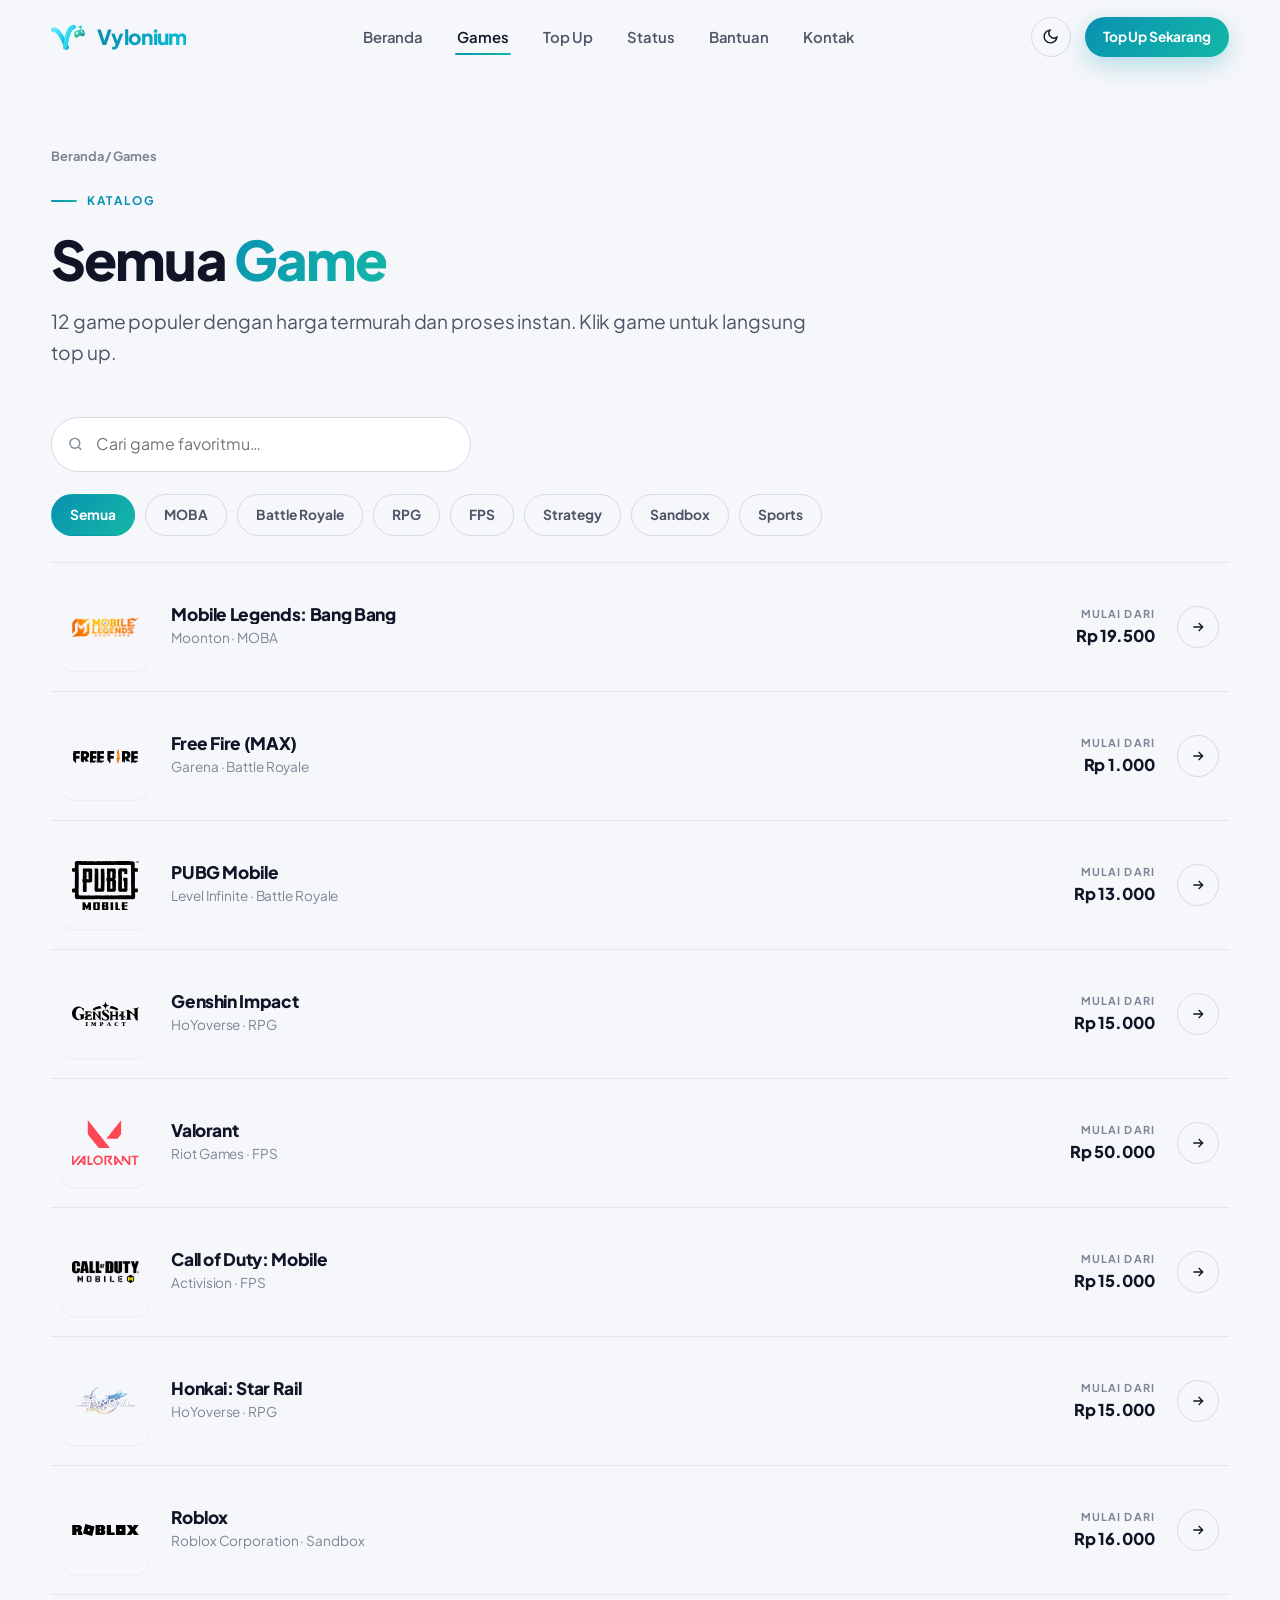
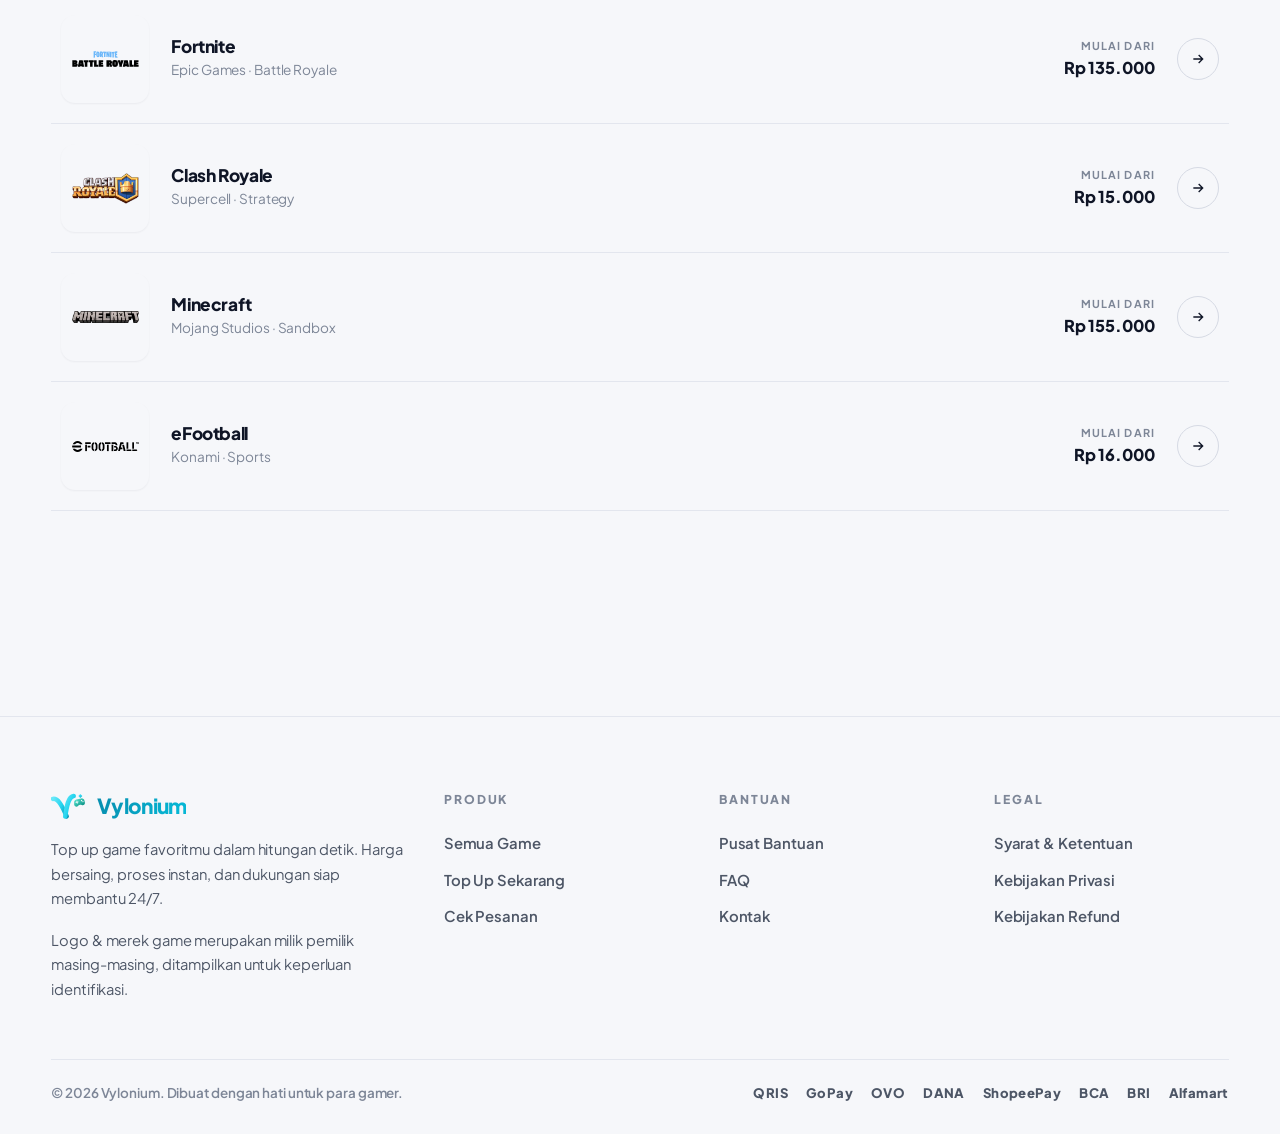
<file: games.html>
<!DOCTYPE html>
<html lang="id" data-theme="light">
<head>
  <meta charset="UTF-8">
  <meta name="viewport" content="width=device-width, initial-scale=1">
  <title>Semua Game — Vylonium</title>
  <meta name="description" content="Katalog lengkap game yang bisa di-top up di Vylonium: Mobile Legends, Free Fire, PUBG Mobile, Genshin Impact, Valorant, dan lainnya.">
  <meta name="theme-color" content="#0891B2" media="(prefers-color-scheme: light)">
  <meta name="theme-color" content="#1e1f22" media="(prefers-color-scheme: dark)">
  <link rel="icon" type="image/svg+xml" href="assets/img/favicon.svg">
  <link rel="canonical" href="https://muzawwied.github.io/vylonium-topup/games.html">
  <meta property="og:type" content="website">
  <meta property="og:title" content="Semua Game — Vylonium">
  <meta property="og:description" content="Katalog lengkap game yang bisa di-top up di Vylonium: Mobile Legends, Free Fire, PUBG Mobile, Genshin Impact, Valorant, dan lainnya.">
  <meta property="og:url" content="https://muzawwied.github.io/vylonium-topup/games.html">
  <meta property="og:image" content="https://muzawwied.github.io/vylonium-topup/assets/img/logos/ml.png">
  <meta name="twitter:card" content="summary">
  <script>(function(){try{var t=localStorage.getItem('vylonium-theme');if(!t)t=matchMedia('(prefers-color-scheme: dark)').matches?'dark':'light';document.documentElement.setAttribute('data-theme',t);}catch(e){}})();</script>
<link rel="preconnect" href="https://fonts.googleapis.com">
  <link rel="preconnect" href="https://fonts.gstatic.com" crossorigin>
  <link href="https://fonts.googleapis.com/css2?family=Plus+Jakarta+Sans:wght@500;700;800&display=swap" rel="stylesheet">
  <link rel="stylesheet" href="assets/css/style.css">
</head>
<body class="no-js">
  <div id="preloader" aria-hidden="true">
    <div class="pre-logo">
      <svg viewBox="0 0 41 31"><defs><linearGradient id="vg" x1="0" y1="0" x2="1" y2="1"><stop offset="0" stop-color="#67E8F9"/><stop offset=".55" stop-color="#22D3EE"/><stop offset="1" stop-color="#0891B2"/></linearGradient><linearGradient id="gg" x1="0" y1="0" x2=".8" y2="1"><stop offset="0" stop-color="#5EEAD4"/><stop offset="1" stop-color="#0D9488"/></linearGradient></defs><g transform="rotate(-8 19 15.5)"><path d="M3.5 4.5 C9 4.5 12.5 12.5 16.2 26.5" fill="none" stroke="url(#vg)" stroke-width="5.2" stroke-linecap="round"/><path d="M27.5 4.5 C21.3 4.5 18.3 13.5 14.6 26.5" fill="none" stroke="url(#vg)" stroke-width="5.2" stroke-linecap="round"/></g><g transform="translate(24.5 8) rotate(-12)"><path d="M1.2 3.6 C1.2 1.8 2.7 .3 4.5 .3 H10 C11.8 .3 13.3 1.8 13.3 3.6 V5.9 C13.3 8 10.9 9.2 9.2 8 L8.3 7.4 C7.5 6.9 6.5 6.9 5.7 7.4 L4.8 8 C3.1 9.2 .7 8 .7 5.9 Z" fill="url(#gg)"/><path d="M4.6 2.4v2.4M3.4 3.6h2.4" stroke="#fff" stroke-width=".85" stroke-linecap="round"/><circle cx="10.1" cy="2.9" r=".8" fill="#fff"/><circle cx="11.4" cy="4.4" r=".8" fill="#fff" opacity=".85"/></g><path d="M33.5 1.2 35.8 3.5 33.5 5.8 31.2 3.5Z" fill="url(#vg)"/></svg>
      Vylonium
    </div>
    <div class="pre-track"><div class="pre-bar"></div></div>
    <div class="pre-pct">0%</div>
  </div>
  <div id="scrollProgress"></div>
  <header id="siteHead">
    <div class="nav container">
      <a class="logo" href="index.html" aria-label="Vylonium — kembali ke beranda">
        <svg viewBox="0 0 41 31" aria-hidden="true"><defs><linearGradient id="vg" x1="0" y1="0" x2="1" y2="1"><stop offset="0" stop-color="#67E8F9"/><stop offset=".55" stop-color="#22D3EE"/><stop offset="1" stop-color="#0891B2"/></linearGradient><linearGradient id="gg" x1="0" y1="0" x2=".8" y2="1"><stop offset="0" stop-color="#5EEAD4"/><stop offset="1" stop-color="#0D9488"/></linearGradient></defs><g transform="rotate(-8 19 15.5)"><path d="M3.5 4.5 C9 4.5 12.5 12.5 16.2 26.5" fill="none" stroke="url(#vg)" stroke-width="5.2" stroke-linecap="round"/><path d="M27.5 4.5 C21.3 4.5 18.3 13.5 14.6 26.5" fill="none" stroke="url(#vg)" stroke-width="5.2" stroke-linecap="round"/></g><g transform="translate(24.5 8) rotate(-12)"><path d="M1.2 3.6 C1.2 1.8 2.7 .3 4.5 .3 H10 C11.8 .3 13.3 1.8 13.3 3.6 V5.9 C13.3 8 10.9 9.2 9.2 8 L8.3 7.4 C7.5 6.9 6.5 6.9 5.7 7.4 L4.8 8 C3.1 9.2 .7 8 .7 5.9 Z" fill="url(#gg)"/><path d="M4.6 2.4v2.4M3.4 3.6h2.4" stroke="#fff" stroke-width=".85" stroke-linecap="round"/><circle cx="10.1" cy="2.9" r=".8" fill="#fff"/><circle cx="11.4" cy="4.4" r=".8" fill="#fff" opacity=".85"/></g><path d="M33.5 1.2 35.8 3.5 33.5 5.8 31.2 3.5Z" fill="url(#vg)"/></svg>
        <b class="brand">Vylonium</b>
      </a>
      <nav class="nav-links" aria-label="Navigasi utama">
          <a href="index.html">Beranda</a>
          <a class="active" href="games.html">Games</a>
          <a href="topup.html">Top Up</a>
          <a href="status.html">Status</a>
          <a href="bantuan.html">Bantuan</a>
          <a href="kontak.html">Kontak</a>
      </nav>
      <div class="nav-right">
        <button class="theme-toggle" id="themeToggle" aria-label="Ganti tema terang/gelap"><svg class="moon" viewBox="0 0 24 24" fill="none" stroke-width="2"><path d="M21 12.8A9 9 0 1 1 11.2 3a7 7 0 0 0 9.8 9.8z"/></svg><svg class="sun" viewBox="0 0 24 24" fill="none" stroke-width="2"><circle cx="12" cy="12" r="4"/><path d="M12 2v2m0 16v2M4.9 4.9l1.4 1.4m11.4 11.4 1.4 1.4M2 12h2m16 0h2M4.9 19.1l1.4-1.4m11.4-11.4 1.4-1.4"/></svg></button>
        <a class="btn btn-primary btn-sm nav-cta" href="topup.html">Top Up Sekarang</a>
        <button class="burger" aria-label="Buka menu" aria-expanded="false"><span></span><span></span><span></span></button>
      </div>
    </div>
  </header>
  <nav id="mobileMenu" aria-label="Menu mobile"><ul>
          <li><a href="index.html">Beranda<span>Vylonium</span></a></li>
          <li><a href="games.html">Games<span>Vylonium</span></a></li>
          <li><a href="topup.html">Top Up<span>Vylonium</span></a></li>
          <li><a href="status.html">Status<span>Vylonium</span></a></li>
          <li><a href="bantuan.html">Bantuan<span>Vylonium</span></a></li>
          <li><a href="kontak.html">Kontak<span>Vylonium</span></a></li>
  </ul></nav>
  <main id="top">

  <section class="page-hero">
    <div class="container">
      <p class="crumbs"><a href="index.html">Beranda</a> / Games</p>
      <span class="kicker">Katalog</span>
      <h1>Semua <span class="grad-text">Game</span></h1>
      <p class="lead" style="margin-top:16px">12 game populer dengan harga termurah dan proses instan. Klik game untuk langsung top up.</p>
    </div>
  </section>

  <section style="padding-bottom:clamp(72px,9vw,120px)">
    <div class="container">
      <div class="search-box">
        <svg viewBox="0 0 24 24" fill="none" stroke-width="2"><circle cx="11" cy="11" r="7"/><path d="m20 20-3.5-3.5"/></svg>
        <input type="search" id="searchGame" placeholder="Cari game favoritmu…" aria-label="Cari game">
      </div>
      <div class="chips" id="genreChips">
        <button class="chip active" data-genre="all">Semua</button>
        <button class="chip" data-genre="MOBA">MOBA</button>
        <button class="chip" data-genre="Battle Royale">Battle Royale</button>
        <button class="chip" data-genre="RPG">RPG</button>
        <button class="chip" data-genre="FPS">FPS</button>
        <button class="chip" data-genre="Strategy">Strategy</button>
        <button class="chip" data-genre="Sandbox">Sandbox</button>
        <button class="chip" data-genre="Sports">Sports</button>
      </div>
      <div id="gameRows" class="game-list"></div>
      <p class="empty-note" id="emptyNote" hidden>Game tidak ditemukan — coba kata kunci lain.</p>
    </div>
  </section>
  <footer class="site-foot">
    <div class="container">
      <div class="foot-grid">
        <div class="foot-brand">
          <a class="logo" href="index.html" aria-label="Vylonium — kembali ke beranda">
        <svg viewBox="0 0 41 31" aria-hidden="true"><defs><linearGradient id="vg" x1="0" y1="0" x2="1" y2="1"><stop offset="0" stop-color="#67E8F9"/><stop offset=".55" stop-color="#22D3EE"/><stop offset="1" stop-color="#0891B2"/></linearGradient><linearGradient id="gg" x1="0" y1="0" x2=".8" y2="1"><stop offset="0" stop-color="#5EEAD4"/><stop offset="1" stop-color="#0D9488"/></linearGradient></defs><g transform="rotate(-8 19 15.5)"><path d="M3.5 4.5 C9 4.5 12.5 12.5 16.2 26.5" fill="none" stroke="url(#vg)" stroke-width="5.2" stroke-linecap="round"/><path d="M27.5 4.5 C21.3 4.5 18.3 13.5 14.6 26.5" fill="none" stroke="url(#vg)" stroke-width="5.2" stroke-linecap="round"/></g><g transform="translate(24.5 8) rotate(-12)"><path d="M1.2 3.6 C1.2 1.8 2.7 .3 4.5 .3 H10 C11.8 .3 13.3 1.8 13.3 3.6 V5.9 C13.3 8 10.9 9.2 9.2 8 L8.3 7.4 C7.5 6.9 6.5 6.9 5.7 7.4 L4.8 8 C3.1 9.2 .7 8 .7 5.9 Z" fill="url(#gg)"/><path d="M4.6 2.4v2.4M3.4 3.6h2.4" stroke="#fff" stroke-width=".85" stroke-linecap="round"/><circle cx="10.1" cy="2.9" r=".8" fill="#fff"/><circle cx="11.4" cy="4.4" r=".8" fill="#fff" opacity=".85"/></g><path d="M33.5 1.2 35.8 3.5 33.5 5.8 31.2 3.5Z" fill="url(#vg)"/></svg>
        <b class="brand">Vylonium</b>
      </a>
          <p>Top up game favoritmu dalam hitungan detik. Harga bersaing, proses instan, dan dukungan siap membantu 24/7.</p>
          <p class="mini soft">Logo &amp; merek game merupakan milik pemilik masing-masing, ditampilkan untuk keperluan identifikasi.</p>
        </div>
        <div class="foot-col">
          <h4>Produk</h4>
          <a href="games.html">Semua Game</a>
          <a href="topup.html">Top Up Sekarang</a>
          <a href="status.html">Cek Pesanan</a>
        </div>
        <div class="foot-col">
          <h4>Bantuan</h4>
          <a href="bantuan.html">Pusat Bantuan</a>
          <a href="bantuan.html#faq">FAQ</a>
          <a href="kontak.html">Kontak</a>
        </div>
        <div class="foot-col">
          <h4>Legal</h4>
          <a href="bantuan.html#syarat">Syarat &amp; Ketentuan</a>
          <a href="bantuan.html#privasi">Kebijakan Privasi</a>
          <a href="bantuan.html#refund">Kebijakan Refund</a>
        </div>
      </div>
      <div class="foot-bottom">
        <div class="row">
          <span>© <span id="year">2026</span> Vylonium. Dibuat dengan hati untuk para gamer.</span>
          <div class="pay-strip" aria-label="Metode pembayaran">
            <span>QRIS</span><span>GoPay</span><span>OVO</span><span>DANA</span><span>ShopeePay</span><span>BCA</span><span>BRI</span><span>Alfamart</span>
          </div>
        </div>
      </div>
    </div>
  </footer>
  <div id="toast" role="status" aria-live="polite"></div>
  <script src="assets/js/data.js"></script>
  <script src="assets/js/main.js"></script>
  <script>
  (function(){
    var rows=document.getElementById("gameRows"),
        empty=document.getElementById("emptyNote"),
        q=document.getElementById("searchGame"),
        genre="all";
    function render(){
      var query=(q.value||"").trim().toLowerCase(), n=0;
      rows.innerHTML="";
      GAMES.forEach(function(g){
        if(query && (g.name+" "+g.genre+" "+g.publisher).toLowerCase().indexOf(query)<0) return;
        if(genre!=="all" && g.genre!==genre) return;
        n++;
        var min=g.denoms.reduce(function(m,x){return Math.min(m,x.price)},Infinity);
        rows.insertAdjacentHTML("beforeend",
          '<a class="game-row" href="topup.html?game='+g.slug+'">'+
          '<span class="thumb"><img src="'+g.logo+'" alt="Logo '+g.name+'" loading="lazy"></span>'+
          '<span class="info"><h3>'+g.name+'</h3><p>'+g.publisher+' · '+g.genre+'</p></span>'+
          '<span class="from"><small>Mulai dari</small><b>'+fmtIDR(min)+'</b></span>'+
          '<span class="go"><svg viewBox="0 0 24 24" fill="none" stroke-width="2"><path d="M5 12h14m-6-6 6 6-6 6"/></svg></span></a>');
      });
      empty.hidden=n>0;
    }
    q.addEventListener("input",render);
    document.querySelectorAll("#genreChips .chip").forEach(function(c){
      c.addEventListener("click",function(){
        document.querySelectorAll("#genreChips .chip").forEach(function(x){x.classList.remove("active")});
        c.classList.add("active");
        genre=c.getAttribute("data-genre");
        render();
      });
    });
    render();
  })();
  </script>
</body>
</html>
</file>
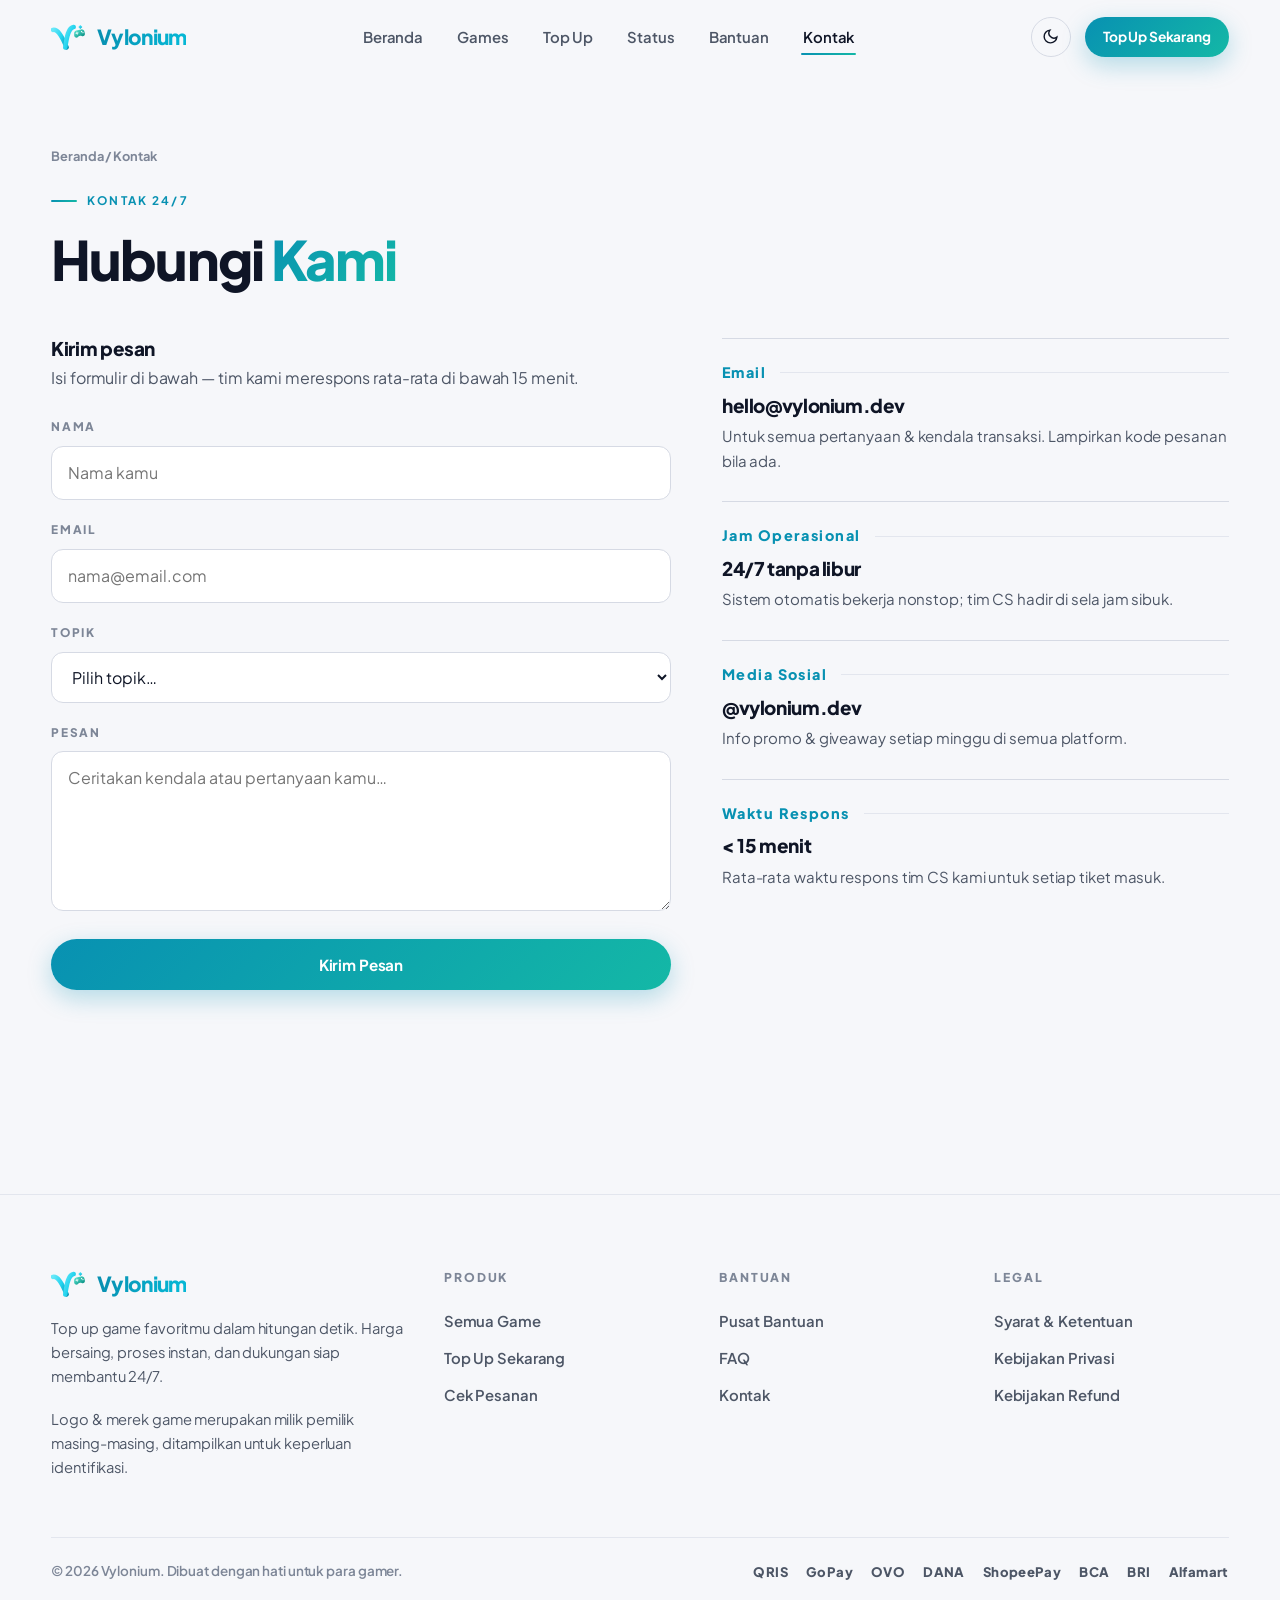
<file: kontak.html>
<!DOCTYPE html>
<html lang="id" data-theme="light">
<head>
  <meta charset="UTF-8">
  <meta name="viewport" content="width=device-width, initial-scale=1">
  <title>Hubungi Kami — Vylonium</title>
  <meta name="description" content="Hubungi tim Vylonium untuk pertanyaan, kendala transaksi, atau kerja sama. CS online 24/7, respons di bawah 15 menit.">
  <meta name="theme-color" content="#0891B2" media="(prefers-color-scheme: light)">
  <meta name="theme-color" content="#1e1f22" media="(prefers-color-scheme: dark)">
  <link rel="icon" type="image/svg+xml" href="assets/img/favicon.svg">
  <link rel="canonical" href="https://muzawwied.github.io/vylonium-topup/kontak.html">
  <meta property="og:type" content="website">
  <meta property="og:title" content="Hubungi Kami — Vylonium">
  <meta property="og:description" content="Hubungi tim Vylonium untuk pertanyaan, kendala transaksi, atau kerja sama. CS online 24/7, respons di bawah 15 menit.">
  <meta property="og:url" content="https://muzawwied.github.io/vylonium-topup/kontak.html">
  <meta property="og:image" content="https://muzawwied.github.io/vylonium-topup/assets/img/logos/ml.png">
  <meta name="twitter:card" content="summary">
  <script>(function(){try{var t=localStorage.getItem('vylonium-theme');if(!t)t=matchMedia('(prefers-color-scheme: dark)').matches?'dark':'light';document.documentElement.setAttribute('data-theme',t);}catch(e){}})();</script>
<link rel="preconnect" href="https://fonts.googleapis.com">
  <link rel="preconnect" href="https://fonts.gstatic.com" crossorigin>
  <link href="https://fonts.googleapis.com/css2?family=Plus+Jakarta+Sans:wght@500;700;800&display=swap" rel="stylesheet">
  <link rel="stylesheet" href="assets/css/style.css">
</head>
<body class="no-js">
  <div id="preloader" aria-hidden="true">
    <div class="pre-logo">
      <svg viewBox="0 0 41 31"><defs><linearGradient id="vg" x1="0" y1="0" x2="1" y2="1"><stop offset="0" stop-color="#67E8F9"/><stop offset=".55" stop-color="#22D3EE"/><stop offset="1" stop-color="#0891B2"/></linearGradient><linearGradient id="gg" x1="0" y1="0" x2=".8" y2="1"><stop offset="0" stop-color="#5EEAD4"/><stop offset="1" stop-color="#0D9488"/></linearGradient></defs><g transform="rotate(-8 19 15.5)"><path d="M3.5 4.5 C9 4.5 12.5 12.5 16.2 26.5" fill="none" stroke="url(#vg)" stroke-width="5.2" stroke-linecap="round"/><path d="M27.5 4.5 C21.3 4.5 18.3 13.5 14.6 26.5" fill="none" stroke="url(#vg)" stroke-width="5.2" stroke-linecap="round"/></g><g transform="translate(24.5 8) rotate(-12)"><path d="M1.2 3.6 C1.2 1.8 2.7 .3 4.5 .3 H10 C11.8 .3 13.3 1.8 13.3 3.6 V5.9 C13.3 8 10.9 9.2 9.2 8 L8.3 7.4 C7.5 6.9 6.5 6.9 5.7 7.4 L4.8 8 C3.1 9.2 .7 8 .7 5.9 Z" fill="url(#gg)"/><path d="M4.6 2.4v2.4M3.4 3.6h2.4" stroke="#fff" stroke-width=".85" stroke-linecap="round"/><circle cx="10.1" cy="2.9" r=".8" fill="#fff"/><circle cx="11.4" cy="4.4" r=".8" fill="#fff" opacity=".85"/></g><path d="M33.5 1.2 35.8 3.5 33.5 5.8 31.2 3.5Z" fill="url(#vg)"/></svg>
      Vylonium
    </div>
    <div class="pre-track"><div class="pre-bar"></div></div>
    <div class="pre-pct">0%</div>
  </div>
  <div id="scrollProgress"></div>
  <header id="siteHead">
    <div class="nav container">
      <a class="logo" href="index.html" aria-label="Vylonium — kembali ke beranda">
        <svg viewBox="0 0 41 31" aria-hidden="true"><defs><linearGradient id="vg" x1="0" y1="0" x2="1" y2="1"><stop offset="0" stop-color="#67E8F9"/><stop offset=".55" stop-color="#22D3EE"/><stop offset="1" stop-color="#0891B2"/></linearGradient><linearGradient id="gg" x1="0" y1="0" x2=".8" y2="1"><stop offset="0" stop-color="#5EEAD4"/><stop offset="1" stop-color="#0D9488"/></linearGradient></defs><g transform="rotate(-8 19 15.5)"><path d="M3.5 4.5 C9 4.5 12.5 12.5 16.2 26.5" fill="none" stroke="url(#vg)" stroke-width="5.2" stroke-linecap="round"/><path d="M27.5 4.5 C21.3 4.5 18.3 13.5 14.6 26.5" fill="none" stroke="url(#vg)" stroke-width="5.2" stroke-linecap="round"/></g><g transform="translate(24.5 8) rotate(-12)"><path d="M1.2 3.6 C1.2 1.8 2.7 .3 4.5 .3 H10 C11.8 .3 13.3 1.8 13.3 3.6 V5.9 C13.3 8 10.9 9.2 9.2 8 L8.3 7.4 C7.5 6.9 6.5 6.9 5.7 7.4 L4.8 8 C3.1 9.2 .7 8 .7 5.9 Z" fill="url(#gg)"/><path d="M4.6 2.4v2.4M3.4 3.6h2.4" stroke="#fff" stroke-width=".85" stroke-linecap="round"/><circle cx="10.1" cy="2.9" r=".8" fill="#fff"/><circle cx="11.4" cy="4.4" r=".8" fill="#fff" opacity=".85"/></g><path d="M33.5 1.2 35.8 3.5 33.5 5.8 31.2 3.5Z" fill="url(#vg)"/></svg>
        <b class="brand">Vylonium</b>
      </a>
      <nav class="nav-links" aria-label="Navigasi utama">
          <a href="index.html">Beranda</a>
          <a href="games.html">Games</a>
          <a href="topup.html">Top Up</a>
          <a href="status.html">Status</a>
          <a href="bantuan.html">Bantuan</a>
          <a class="active" href="kontak.html">Kontak</a>
      </nav>
      <div class="nav-right">
        <button class="theme-toggle" id="themeToggle" aria-label="Ganti tema terang/gelap"><svg class="moon" viewBox="0 0 24 24" fill="none" stroke-width="2"><path d="M21 12.8A9 9 0 1 1 11.2 3a7 7 0 0 0 9.8 9.8z"/></svg><svg class="sun" viewBox="0 0 24 24" fill="none" stroke-width="2"><circle cx="12" cy="12" r="4"/><path d="M12 2v2m0 16v2M4.9 4.9l1.4 1.4m11.4 11.4 1.4 1.4M2 12h2m16 0h2M4.9 19.1l1.4-1.4m11.4-11.4 1.4-1.4"/></svg></button>
        <a class="btn btn-primary btn-sm nav-cta" href="topup.html">Top Up Sekarang</a>
        <button class="burger" aria-label="Buka menu" aria-expanded="false"><span></span><span></span><span></span></button>
      </div>
    </div>
  </header>
  <nav id="mobileMenu" aria-label="Menu mobile"><ul>
          <li><a href="index.html">Beranda<span>Vylonium</span></a></li>
          <li><a href="games.html">Games<span>Vylonium</span></a></li>
          <li><a href="topup.html">Top Up<span>Vylonium</span></a></li>
          <li><a href="status.html">Status<span>Vylonium</span></a></li>
          <li><a href="bantuan.html">Bantuan<span>Vylonium</span></a></li>
          <li><a href="kontak.html">Kontak<span>Vylonium</span></a></li>
  </ul></nav>
  <main id="top">

  <section class="page-hero">
    <div class="container">
      <p class="crumbs"><a href="index.html">Beranda</a> / Kontak</p>
      <span class="kicker">Kontak 24/7</span>
      <h1>Hubungi <span class="grad-text">Kami</span></h1>
    </div>
  </section>

  <section style="padding-bottom:clamp(72px,9vw,120px)">
    <div class="container">
      <div class="flow-grid" style="grid-template-columns:1.1fr .9fr">
        <div>
          <h3 style="margin-bottom:6px">Kirim pesan</h3>
          <p class="muted" style="margin-bottom:26px">Isi formulir di bawah — tim kami merespons rata-rata di bawah 15 menit.</p>
          <form id="contactForm" novalidate>
            <div class="field">
              <label for="cName">Nama</label>
              <input type="text" id="cName" placeholder="Nama kamu" autocomplete="name">
              <p class="err-msg">Mohon isi nama kamu.</p>
            </div>
            <div class="field">
              <label for="cEmail">Email</label>
              <input type="email" id="cEmail" placeholder="nama@email.com" autocomplete="email">
              <p class="err-msg">Mohon isi email yang valid.</p>
            </div>
            <div class="field">
              <label for="cTopic">Topik</label>
              <select id="cTopic">
                <option value="">Pilih topik…</option>
                <option>Kendala transaksi</option>
                <option>Pertanyaan produk</option>
                <option>Kerja sama / kemitraan</option>
                <option>Lainnya</option>
              </select>
              <p class="err-msg">Mohon pilih topik.</p>
            </div>
            <div class="field">
              <label for="cMsg">Pesan</label>
              <textarea id="cMsg" rows="5" placeholder="Ceritakan kendala atau pertanyaan kamu…"></textarea>
              <p class="err-msg">Mohon tulis pesan (min. 10 karakter).</p>
            </div>
            <button type="submit" class="btn btn-primary btn-full">Kirim Pesan</button>
          </form>
        </div>
        <div>
          <div class="feat" style="margin-bottom:28px">
            <div class="num">Email</div>
            <h3>hello@vylonium.dev</h3>
            <p>Untuk semua pertanyaan &amp; kendala transaksi. Lampirkan kode pesanan bila ada.</p>
          </div>
          <div class="feat" style="margin-bottom:28px">
            <div class="num">Jam Operasional</div>
            <h3>24/7 tanpa libur</h3>
            <p>Sistem otomatis bekerja nonstop; tim CS hadir di sela jam sibuk.</p>
          </div>
          <div class="feat" style="margin-bottom:28px">
            <div class="num">Media Sosial</div>
            <h3>@vylonium.dev</h3>
            <p>Info promo &amp; giveaway setiap minggu di semua platform.</p>
          </div>
          <div class="feat">
            <div class="num">Waktu Respons</div>
            <h3>&lt; 15 menit</h3>
            <p>Rata-rata waktu respons tim CS kami untuk setiap tiket masuk.</p>
          </div>
        </div>
      </div>
    </div>
  </section>
  <footer class="site-foot">
    <div class="container">
      <div class="foot-grid">
        <div class="foot-brand">
          <a class="logo" href="index.html" aria-label="Vylonium — kembali ke beranda">
        <svg viewBox="0 0 41 31" aria-hidden="true"><defs><linearGradient id="vg" x1="0" y1="0" x2="1" y2="1"><stop offset="0" stop-color="#67E8F9"/><stop offset=".55" stop-color="#22D3EE"/><stop offset="1" stop-color="#0891B2"/></linearGradient><linearGradient id="gg" x1="0" y1="0" x2=".8" y2="1"><stop offset="0" stop-color="#5EEAD4"/><stop offset="1" stop-color="#0D9488"/></linearGradient></defs><g transform="rotate(-8 19 15.5)"><path d="M3.5 4.5 C9 4.5 12.5 12.5 16.2 26.5" fill="none" stroke="url(#vg)" stroke-width="5.2" stroke-linecap="round"/><path d="M27.5 4.5 C21.3 4.5 18.3 13.5 14.6 26.5" fill="none" stroke="url(#vg)" stroke-width="5.2" stroke-linecap="round"/></g><g transform="translate(24.5 8) rotate(-12)"><path d="M1.2 3.6 C1.2 1.8 2.7 .3 4.5 .3 H10 C11.8 .3 13.3 1.8 13.3 3.6 V5.9 C13.3 8 10.9 9.2 9.2 8 L8.3 7.4 C7.5 6.9 6.5 6.9 5.7 7.4 L4.8 8 C3.1 9.2 .7 8 .7 5.9 Z" fill="url(#gg)"/><path d="M4.6 2.4v2.4M3.4 3.6h2.4" stroke="#fff" stroke-width=".85" stroke-linecap="round"/><circle cx="10.1" cy="2.9" r=".8" fill="#fff"/><circle cx="11.4" cy="4.4" r=".8" fill="#fff" opacity=".85"/></g><path d="M33.5 1.2 35.8 3.5 33.5 5.8 31.2 3.5Z" fill="url(#vg)"/></svg>
        <b class="brand">Vylonium</b>
      </a>
          <p>Top up game favoritmu dalam hitungan detik. Harga bersaing, proses instan, dan dukungan siap membantu 24/7.</p>
          <p class="mini soft">Logo &amp; merek game merupakan milik pemilik masing-masing, ditampilkan untuk keperluan identifikasi.</p>
        </div>
        <div class="foot-col">
          <h4>Produk</h4>
          <a href="games.html">Semua Game</a>
          <a href="topup.html">Top Up Sekarang</a>
          <a href="status.html">Cek Pesanan</a>
        </div>
        <div class="foot-col">
          <h4>Bantuan</h4>
          <a href="bantuan.html">Pusat Bantuan</a>
          <a href="bantuan.html#faq">FAQ</a>
          <a href="kontak.html">Kontak</a>
        </div>
        <div class="foot-col">
          <h4>Legal</h4>
          <a href="bantuan.html#syarat">Syarat &amp; Ketentuan</a>
          <a href="bantuan.html#privasi">Kebijakan Privasi</a>
          <a href="bantuan.html#refund">Kebijakan Refund</a>
        </div>
      </div>
      <div class="foot-bottom">
        <div class="row">
          <span>© <span id="year">2026</span> Vylonium. Dibuat dengan hati untuk para gamer.</span>
          <div class="pay-strip" aria-label="Metode pembayaran">
            <span>QRIS</span><span>GoPay</span><span>OVO</span><span>DANA</span><span>ShopeePay</span><span>BCA</span><span>BRI</span><span>Alfamart</span>
          </div>
        </div>
      </div>
    </div>
  </footer>
  <div id="toast" role="status" aria-live="polite"></div>
  <script src="assets/js/main.js"></script>
  <script>
  (function(){
    var f=document.getElementById("contactForm");
    f.addEventListener("submit",function(e){
      e.preventDefault();
      var ok=true;
      function need(el,test){
        var bad=!test;
        el.closest(".field").classList.toggle("err",bad);
        if(bad) ok=false;
      }
      need(document.getElementById("cName"),document.getElementById("cName").value.trim().length>1);
      var em=document.getElementById("cEmail").value.trim();
      need(document.getElementById("cEmail"),/^[^@\s]+@[^@\s]+\.[^@\s]+$/.test(em));
      need(document.getElementById("cTopic"),document.getElementById("cTopic").value!=="");
      need(document.getElementById("cMsg"),document.getElementById("cMsg").value.trim().length>=10);
      if(ok){ f.reset(); gToast("Pesan terkirim! Tim kami merespons maks. 15 menit."); }
      else gToast("Mohon lengkapi formulirnya dulu ya.");
    });
  })();
  </script>
</body>
</html>
</file>
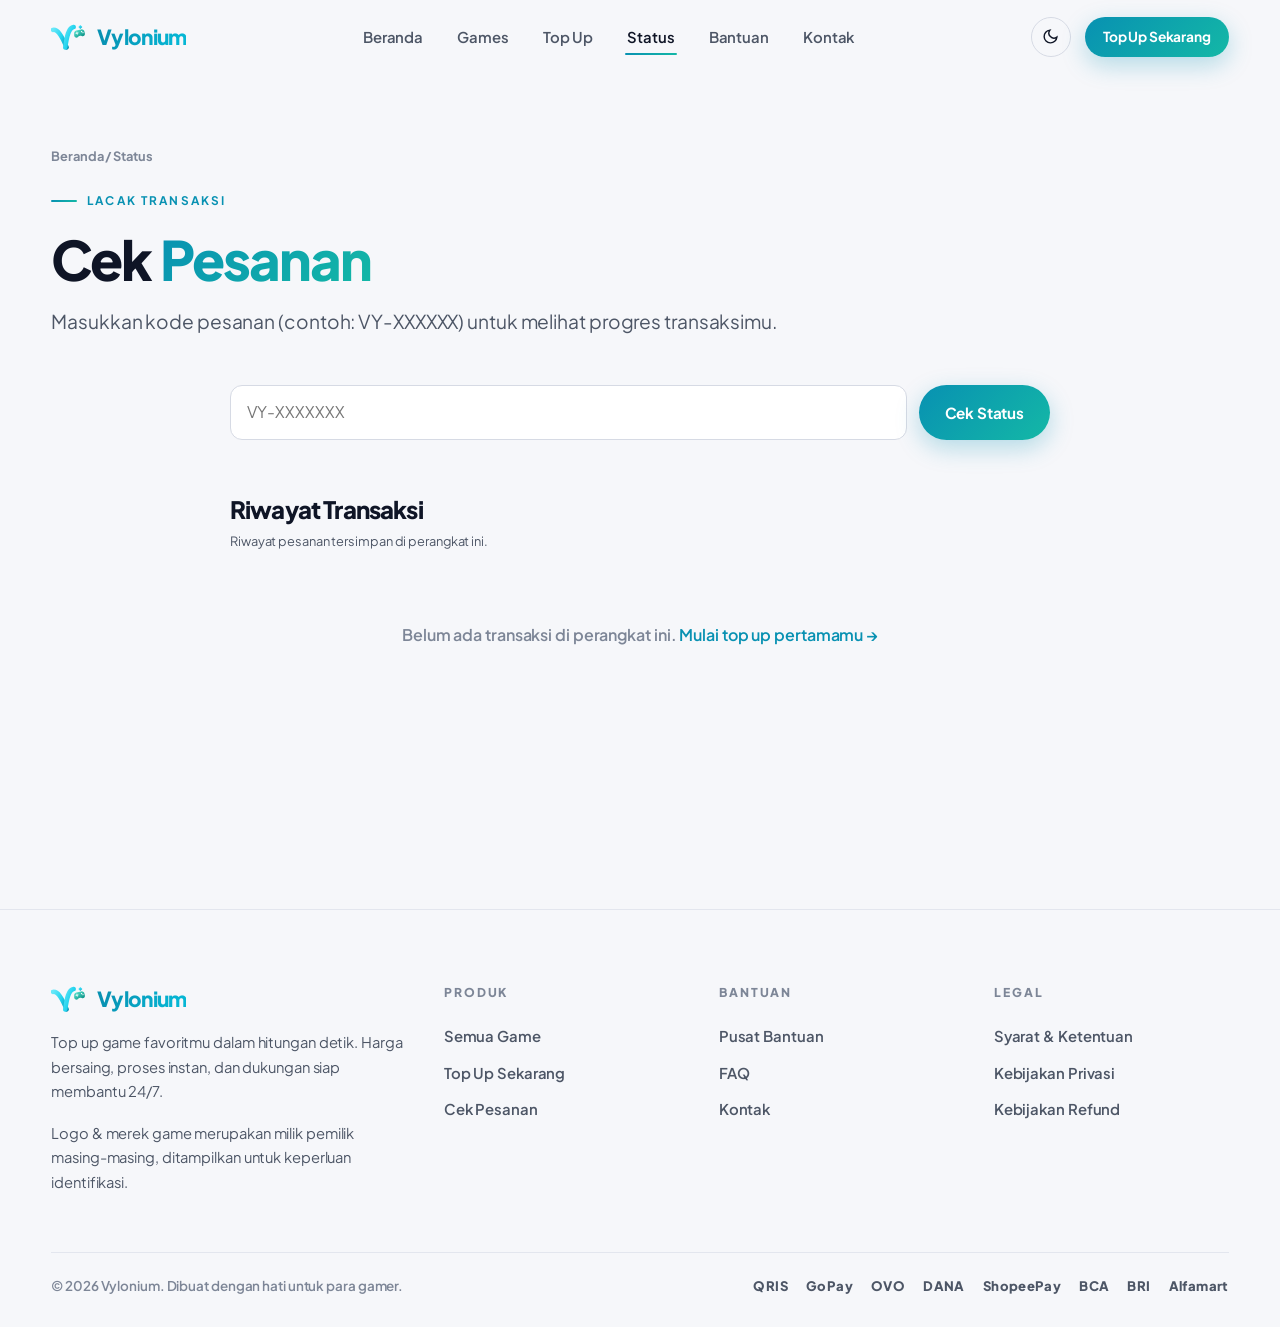
<file: status.html>
<!DOCTYPE html>
<html lang="id" data-theme="light">
<head>
  <meta charset="UTF-8">
  <meta name="viewport" content="width=device-width, initial-scale=1">
  <title>Cek Pesanan — Vylonium</title>
  <meta name="description" content="Cek status pesanan top up kamu di Vylonium. Masukkan kode pesanan untuk melihat progres transaksi secara real-time.">
  <meta name="theme-color" content="#0891B2" media="(prefers-color-scheme: light)">
  <meta name="theme-color" content="#1e1f22" media="(prefers-color-scheme: dark)">
  <link rel="icon" type="image/svg+xml" href="assets/img/favicon.svg">
  <link rel="canonical" href="https://muzawwied.github.io/vylonium-topup/status.html">
  <meta property="og:type" content="website">
  <meta property="og:title" content="Cek Pesanan — Vylonium">
  <meta property="og:description" content="Cek status pesanan top up kamu di Vylonium. Masukkan kode pesanan untuk melihat progres transaksi secara real-time.">
  <meta property="og:url" content="https://muzawwied.github.io/vylonium-topup/status.html">
  <meta property="og:image" content="https://muzawwied.github.io/vylonium-topup/assets/img/logos/ml.png">
  <meta name="twitter:card" content="summary">
  <script>(function(){try{var t=localStorage.getItem('vylonium-theme');if(!t)t=matchMedia('(prefers-color-scheme: dark)').matches?'dark':'light';document.documentElement.setAttribute('data-theme',t);}catch(e){}})();</script>
<link rel="preconnect" href="https://fonts.googleapis.com">
  <link rel="preconnect" href="https://fonts.gstatic.com" crossorigin>
  <link href="https://fonts.googleapis.com/css2?family=Plus+Jakarta+Sans:wght@500;700;800&display=swap" rel="stylesheet">
  <link rel="stylesheet" href="assets/css/style.css">
</head>
<body class="no-js">
  <div id="preloader" aria-hidden="true">
    <div class="pre-logo">
      <svg viewBox="0 0 41 31"><defs><linearGradient id="vg" x1="0" y1="0" x2="1" y2="1"><stop offset="0" stop-color="#67E8F9"/><stop offset=".55" stop-color="#22D3EE"/><stop offset="1" stop-color="#0891B2"/></linearGradient><linearGradient id="gg" x1="0" y1="0" x2=".8" y2="1"><stop offset="0" stop-color="#5EEAD4"/><stop offset="1" stop-color="#0D9488"/></linearGradient></defs><g transform="rotate(-8 19 15.5)"><path d="M3.5 4.5 C9 4.5 12.5 12.5 16.2 26.5" fill="none" stroke="url(#vg)" stroke-width="5.2" stroke-linecap="round"/><path d="M27.5 4.5 C21.3 4.5 18.3 13.5 14.6 26.5" fill="none" stroke="url(#vg)" stroke-width="5.2" stroke-linecap="round"/></g><g transform="translate(24.5 8) rotate(-12)"><path d="M1.2 3.6 C1.2 1.8 2.7 .3 4.5 .3 H10 C11.8 .3 13.3 1.8 13.3 3.6 V5.9 C13.3 8 10.9 9.2 9.2 8 L8.3 7.4 C7.5 6.9 6.5 6.9 5.7 7.4 L4.8 8 C3.1 9.2 .7 8 .7 5.9 Z" fill="url(#gg)"/><path d="M4.6 2.4v2.4M3.4 3.6h2.4" stroke="#fff" stroke-width=".85" stroke-linecap="round"/><circle cx="10.1" cy="2.9" r=".8" fill="#fff"/><circle cx="11.4" cy="4.4" r=".8" fill="#fff" opacity=".85"/></g><path d="M33.5 1.2 35.8 3.5 33.5 5.8 31.2 3.5Z" fill="url(#vg)"/></svg>
      Vylonium
    </div>
    <div class="pre-track"><div class="pre-bar"></div></div>
    <div class="pre-pct">0%</div>
  </div>
  <div id="scrollProgress"></div>
  <header id="siteHead">
    <div class="nav container">
      <a class="logo" href="index.html" aria-label="Vylonium — kembali ke beranda">
        <svg viewBox="0 0 41 31" aria-hidden="true"><defs><linearGradient id="vg" x1="0" y1="0" x2="1" y2="1"><stop offset="0" stop-color="#67E8F9"/><stop offset=".55" stop-color="#22D3EE"/><stop offset="1" stop-color="#0891B2"/></linearGradient><linearGradient id="gg" x1="0" y1="0" x2=".8" y2="1"><stop offset="0" stop-color="#5EEAD4"/><stop offset="1" stop-color="#0D9488"/></linearGradient></defs><g transform="rotate(-8 19 15.5)"><path d="M3.5 4.5 C9 4.5 12.5 12.5 16.2 26.5" fill="none" stroke="url(#vg)" stroke-width="5.2" stroke-linecap="round"/><path d="M27.5 4.5 C21.3 4.5 18.3 13.5 14.6 26.5" fill="none" stroke="url(#vg)" stroke-width="5.2" stroke-linecap="round"/></g><g transform="translate(24.5 8) rotate(-12)"><path d="M1.2 3.6 C1.2 1.8 2.7 .3 4.5 .3 H10 C11.8 .3 13.3 1.8 13.3 3.6 V5.9 C13.3 8 10.9 9.2 9.2 8 L8.3 7.4 C7.5 6.9 6.5 6.9 5.7 7.4 L4.8 8 C3.1 9.2 .7 8 .7 5.9 Z" fill="url(#gg)"/><path d="M4.6 2.4v2.4M3.4 3.6h2.4" stroke="#fff" stroke-width=".85" stroke-linecap="round"/><circle cx="10.1" cy="2.9" r=".8" fill="#fff"/><circle cx="11.4" cy="4.4" r=".8" fill="#fff" opacity=".85"/></g><path d="M33.5 1.2 35.8 3.5 33.5 5.8 31.2 3.5Z" fill="url(#vg)"/></svg>
        <b class="brand">Vylonium</b>
      </a>
      <nav class="nav-links" aria-label="Navigasi utama">
          <a href="index.html">Beranda</a>
          <a href="games.html">Games</a>
          <a href="topup.html">Top Up</a>
          <a class="active" href="status.html">Status</a>
          <a href="bantuan.html">Bantuan</a>
          <a href="kontak.html">Kontak</a>
      </nav>
      <div class="nav-right">
        <button class="theme-toggle" id="themeToggle" aria-label="Ganti tema terang/gelap"><svg class="moon" viewBox="0 0 24 24" fill="none" stroke-width="2"><path d="M21 12.8A9 9 0 1 1 11.2 3a7 7 0 0 0 9.8 9.8z"/></svg><svg class="sun" viewBox="0 0 24 24" fill="none" stroke-width="2"><circle cx="12" cy="12" r="4"/><path d="M12 2v2m0 16v2M4.9 4.9l1.4 1.4m11.4 11.4 1.4 1.4M2 12h2m16 0h2M4.9 19.1l1.4-1.4m11.4-11.4 1.4-1.4"/></svg></button>
        <a class="btn btn-primary btn-sm nav-cta" href="topup.html">Top Up Sekarang</a>
        <button class="burger" aria-label="Buka menu" aria-expanded="false"><span></span><span></span><span></span></button>
      </div>
    </div>
  </header>
  <nav id="mobileMenu" aria-label="Menu mobile"><ul>
          <li><a href="index.html">Beranda<span>Vylonium</span></a></li>
          <li><a href="games.html">Games<span>Vylonium</span></a></li>
          <li><a href="topup.html">Top Up<span>Vylonium</span></a></li>
          <li><a href="status.html">Status<span>Vylonium</span></a></li>
          <li><a href="bantuan.html">Bantuan<span>Vylonium</span></a></li>
          <li><a href="kontak.html">Kontak<span>Vylonium</span></a></li>
  </ul></nav>
  <main id="top">

  <section class="page-hero">
    <div class="container">
      <p class="crumbs"><a href="index.html">Beranda</a> / Status</p>
      <span class="kicker">Lacak Transaksi</span>
      <h1>Cek <span class="grad-text">Pesanan</span></h1>
      <p class="lead" style="margin-top:16px">Masukkan kode pesanan (contoh: VY-XXXXXX) untuk melihat progres transaksimu.</p>
    </div>
  </section>

  <section style="padding-bottom:clamp(72px,9vw,120px)">
    <div class="container" style="max-width:820px">
      <div style="display:flex;gap:12px;flex-wrap:wrap;margin-bottom:40px">
        <div class="field" style="flex:1;min-width:220px;margin:0">
          <input type="text" id="codeInput" placeholder="VY-XXXXXXX" aria-label="Kode pesanan" autocapitalize="characters" style="text-transform:uppercase">
        </div>
        <button class="btn btn-primary" id="checkBtn">Cek Status</button>
      </div>

      <div id="resultBox"></div>

      <h2 style="font-size:1.5rem;margin:56px 0 8px">Riwayat Transaksi</h2>
      <p class="muted mini" style="margin-bottom:14px">Riwayat pesanan tersimpan di perangkat ini.</p>
      <div id="histWrap"></div>
    </div>
  </section>
  <footer class="site-foot">
    <div class="container">
      <div class="foot-grid">
        <div class="foot-brand">
          <a class="logo" href="index.html" aria-label="Vylonium — kembali ke beranda">
        <svg viewBox="0 0 41 31" aria-hidden="true"><defs><linearGradient id="vg" x1="0" y1="0" x2="1" y2="1"><stop offset="0" stop-color="#67E8F9"/><stop offset=".55" stop-color="#22D3EE"/><stop offset="1" stop-color="#0891B2"/></linearGradient><linearGradient id="gg" x1="0" y1="0" x2=".8" y2="1"><stop offset="0" stop-color="#5EEAD4"/><stop offset="1" stop-color="#0D9488"/></linearGradient></defs><g transform="rotate(-8 19 15.5)"><path d="M3.5 4.5 C9 4.5 12.5 12.5 16.2 26.5" fill="none" stroke="url(#vg)" stroke-width="5.2" stroke-linecap="round"/><path d="M27.5 4.5 C21.3 4.5 18.3 13.5 14.6 26.5" fill="none" stroke="url(#vg)" stroke-width="5.2" stroke-linecap="round"/></g><g transform="translate(24.5 8) rotate(-12)"><path d="M1.2 3.6 C1.2 1.8 2.7 .3 4.5 .3 H10 C11.8 .3 13.3 1.8 13.3 3.6 V5.9 C13.3 8 10.9 9.2 9.2 8 L8.3 7.4 C7.5 6.9 6.5 6.9 5.7 7.4 L4.8 8 C3.1 9.2 .7 8 .7 5.9 Z" fill="url(#gg)"/><path d="M4.6 2.4v2.4M3.4 3.6h2.4" stroke="#fff" stroke-width=".85" stroke-linecap="round"/><circle cx="10.1" cy="2.9" r=".8" fill="#fff"/><circle cx="11.4" cy="4.4" r=".8" fill="#fff" opacity=".85"/></g><path d="M33.5 1.2 35.8 3.5 33.5 5.8 31.2 3.5Z" fill="url(#vg)"/></svg>
        <b class="brand">Vylonium</b>
      </a>
          <p>Top up game favoritmu dalam hitungan detik. Harga bersaing, proses instan, dan dukungan siap membantu 24/7.</p>
          <p class="mini soft">Logo &amp; merek game merupakan milik pemilik masing-masing, ditampilkan untuk keperluan identifikasi.</p>
        </div>
        <div class="foot-col">
          <h4>Produk</h4>
          <a href="games.html">Semua Game</a>
          <a href="topup.html">Top Up Sekarang</a>
          <a href="status.html">Cek Pesanan</a>
        </div>
        <div class="foot-col">
          <h4>Bantuan</h4>
          <a href="bantuan.html">Pusat Bantuan</a>
          <a href="bantuan.html#faq">FAQ</a>
          <a href="kontak.html">Kontak</a>
        </div>
        <div class="foot-col">
          <h4>Legal</h4>
          <a href="bantuan.html#syarat">Syarat &amp; Ketentuan</a>
          <a href="bantuan.html#privasi">Kebijakan Privasi</a>
          <a href="bantuan.html#refund">Kebijakan Refund</a>
        </div>
      </div>
      <div class="foot-bottom">
        <div class="row">
          <span>© <span id="year">2026</span> Vylonium. Dibuat dengan hati untuk para gamer.</span>
          <div class="pay-strip" aria-label="Metode pembayaran">
            <span>QRIS</span><span>GoPay</span><span>OVO</span><span>DANA</span><span>ShopeePay</span><span>BCA</span><span>BRI</span><span>Alfamart</span>
          </div>
        </div>
      </div>
    </div>
  </footer>
  <div id="toast" role="status" aria-live="polite"></div>
  <script src="assets/js/main.js"></script>
  <script src="assets/js/status.js"></script>
</body>
</html>
</file>
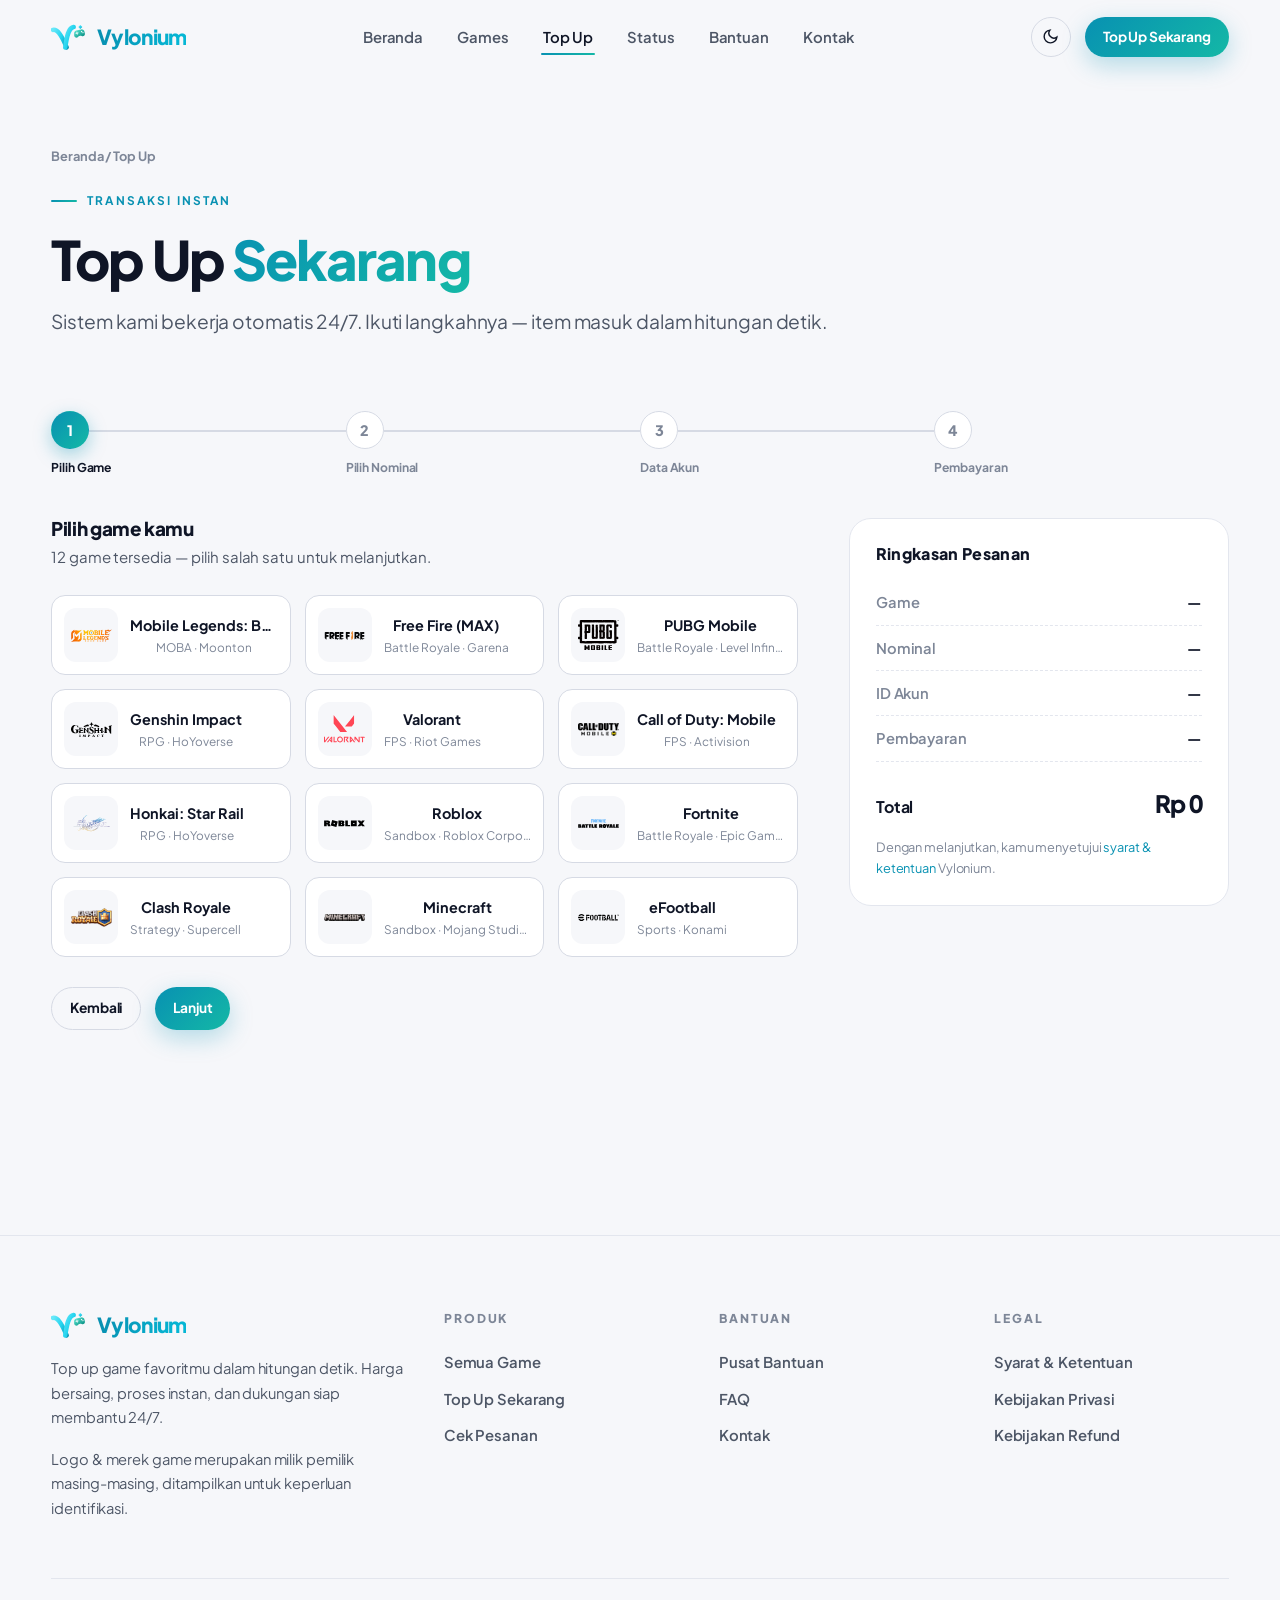
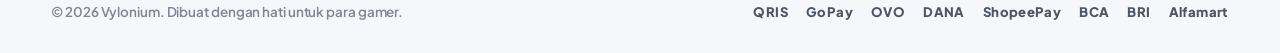
<file: topup.html>
<!DOCTYPE html>
<html lang="id" data-theme="light">
<head>
  <meta charset="UTF-8">
  <meta name="viewport" content="width=device-width, initial-scale=1">
  <title>Top Up Sekarang — Vylonium</title>
  <meta name="description" content="Top up game instan dalam 4 langkah mudah: pilih game, pilih nominal, masukkan ID, bayar. Item langsung masuk otomatis.">
  <meta name="theme-color" content="#0891B2" media="(prefers-color-scheme: light)">
  <meta name="theme-color" content="#1e1f22" media="(prefers-color-scheme: dark)">
  <link rel="icon" type="image/svg+xml" href="assets/img/favicon.svg">
  <link rel="canonical" href="https://muzawwied.github.io/vylonium-topup/topup.html">
  <meta property="og:type" content="website">
  <meta property="og:title" content="Top Up Sekarang — Vylonium">
  <meta property="og:description" content="Top up game instan dalam 4 langkah mudah: pilih game, pilih nominal, masukkan ID, bayar. Item langsung masuk otomatis.">
  <meta property="og:url" content="https://muzawwied.github.io/vylonium-topup/topup.html">
  <meta property="og:image" content="https://muzawwied.github.io/vylonium-topup/assets/img/logos/ml.png">
  <meta name="twitter:card" content="summary">
  <script>(function(){try{var t=localStorage.getItem('vylonium-theme');if(!t)t=matchMedia('(prefers-color-scheme: dark)').matches?'dark':'light';document.documentElement.setAttribute('data-theme',t);}catch(e){}})();</script>
<link rel="preconnect" href="https://fonts.googleapis.com">
  <link rel="preconnect" href="https://fonts.gstatic.com" crossorigin>
  <link href="https://fonts.googleapis.com/css2?family=Plus+Jakarta+Sans:wght@500;700;800&display=swap" rel="stylesheet">
  <link rel="stylesheet" href="assets/css/style.css">
</head>
<body class="no-js">
  <div id="preloader" aria-hidden="true">
    <div class="pre-logo">
      <svg viewBox="0 0 41 31"><defs><linearGradient id="vg" x1="0" y1="0" x2="1" y2="1"><stop offset="0" stop-color="#67E8F9"/><stop offset=".55" stop-color="#22D3EE"/><stop offset="1" stop-color="#0891B2"/></linearGradient><linearGradient id="gg" x1="0" y1="0" x2=".8" y2="1"><stop offset="0" stop-color="#5EEAD4"/><stop offset="1" stop-color="#0D9488"/></linearGradient></defs><g transform="rotate(-8 19 15.5)"><path d="M3.5 4.5 C9 4.5 12.5 12.5 16.2 26.5" fill="none" stroke="url(#vg)" stroke-width="5.2" stroke-linecap="round"/><path d="M27.5 4.5 C21.3 4.5 18.3 13.5 14.6 26.5" fill="none" stroke="url(#vg)" stroke-width="5.2" stroke-linecap="round"/></g><g transform="translate(24.5 8) rotate(-12)"><path d="M1.2 3.6 C1.2 1.8 2.7 .3 4.5 .3 H10 C11.8 .3 13.3 1.8 13.3 3.6 V5.9 C13.3 8 10.9 9.2 9.2 8 L8.3 7.4 C7.5 6.9 6.5 6.9 5.7 7.4 L4.8 8 C3.1 9.2 .7 8 .7 5.9 Z" fill="url(#gg)"/><path d="M4.6 2.4v2.4M3.4 3.6h2.4" stroke="#fff" stroke-width=".85" stroke-linecap="round"/><circle cx="10.1" cy="2.9" r=".8" fill="#fff"/><circle cx="11.4" cy="4.4" r=".8" fill="#fff" opacity=".85"/></g><path d="M33.5 1.2 35.8 3.5 33.5 5.8 31.2 3.5Z" fill="url(#vg)"/></svg>
      Vylonium
    </div>
    <div class="pre-track"><div class="pre-bar"></div></div>
    <div class="pre-pct">0%</div>
  </div>
  <div id="scrollProgress"></div>
  <header id="siteHead">
    <div class="nav container">
      <a class="logo" href="index.html" aria-label="Vylonium — kembali ke beranda">
        <svg viewBox="0 0 41 31" aria-hidden="true"><defs><linearGradient id="vg" x1="0" y1="0" x2="1" y2="1"><stop offset="0" stop-color="#67E8F9"/><stop offset=".55" stop-color="#22D3EE"/><stop offset="1" stop-color="#0891B2"/></linearGradient><linearGradient id="gg" x1="0" y1="0" x2=".8" y2="1"><stop offset="0" stop-color="#5EEAD4"/><stop offset="1" stop-color="#0D9488"/></linearGradient></defs><g transform="rotate(-8 19 15.5)"><path d="M3.5 4.5 C9 4.5 12.5 12.5 16.2 26.5" fill="none" stroke="url(#vg)" stroke-width="5.2" stroke-linecap="round"/><path d="M27.5 4.5 C21.3 4.5 18.3 13.5 14.6 26.5" fill="none" stroke="url(#vg)" stroke-width="5.2" stroke-linecap="round"/></g><g transform="translate(24.5 8) rotate(-12)"><path d="M1.2 3.6 C1.2 1.8 2.7 .3 4.5 .3 H10 C11.8 .3 13.3 1.8 13.3 3.6 V5.9 C13.3 8 10.9 9.2 9.2 8 L8.3 7.4 C7.5 6.9 6.5 6.9 5.7 7.4 L4.8 8 C3.1 9.2 .7 8 .7 5.9 Z" fill="url(#gg)"/><path d="M4.6 2.4v2.4M3.4 3.6h2.4" stroke="#fff" stroke-width=".85" stroke-linecap="round"/><circle cx="10.1" cy="2.9" r=".8" fill="#fff"/><circle cx="11.4" cy="4.4" r=".8" fill="#fff" opacity=".85"/></g><path d="M33.5 1.2 35.8 3.5 33.5 5.8 31.2 3.5Z" fill="url(#vg)"/></svg>
        <b class="brand">Vylonium</b>
      </a>
      <nav class="nav-links" aria-label="Navigasi utama">
          <a href="index.html">Beranda</a>
          <a href="games.html">Games</a>
          <a class="active" href="topup.html">Top Up</a>
          <a href="status.html">Status</a>
          <a href="bantuan.html">Bantuan</a>
          <a href="kontak.html">Kontak</a>
      </nav>
      <div class="nav-right">
        <button class="theme-toggle" id="themeToggle" aria-label="Ganti tema terang/gelap"><svg class="moon" viewBox="0 0 24 24" fill="none" stroke-width="2"><path d="M21 12.8A9 9 0 1 1 11.2 3a7 7 0 0 0 9.8 9.8z"/></svg><svg class="sun" viewBox="0 0 24 24" fill="none" stroke-width="2"><circle cx="12" cy="12" r="4"/><path d="M12 2v2m0 16v2M4.9 4.9l1.4 1.4m11.4 11.4 1.4 1.4M2 12h2m16 0h2M4.9 19.1l1.4-1.4m11.4-11.4 1.4-1.4"/></svg></button>
        <a class="btn btn-primary btn-sm nav-cta" href="topup.html">Top Up Sekarang</a>
        <button class="burger" aria-label="Buka menu" aria-expanded="false"><span></span><span></span><span></span></button>
      </div>
    </div>
  </header>
  <nav id="mobileMenu" aria-label="Menu mobile"><ul>
          <li><a href="index.html">Beranda<span>Vylonium</span></a></li>
          <li><a href="games.html">Games<span>Vylonium</span></a></li>
          <li><a href="topup.html">Top Up<span>Vylonium</span></a></li>
          <li><a href="status.html">Status<span>Vylonium</span></a></li>
          <li><a href="bantuan.html">Bantuan<span>Vylonium</span></a></li>
          <li><a href="kontak.html">Kontak<span>Vylonium</span></a></li>
  </ul></nav>
  <main id="top">

  <section class="page-hero">
    <div class="container">
      <p class="crumbs"><a href="index.html">Beranda</a> / Top Up</p>
      <span class="kicker">Transaksi Instan</span>
      <h1>Top Up <span class="grad-text">Sekarang</span></h1>
      <p class="lead" style="margin-top:16px">Sistem kami bekerja otomatis 24/7. Ikuti langkahnya — item masuk dalam hitungan detik.</p>
    </div>
  </section>

  <section style="padding-bottom:clamp(72px,9vw,120px)">
    <div class="container">
      <div class="flow-head" id="flowHead">
        <div class="flow-seg active" data-seg="1"><b>1</b><span>Pilih Game</span></div>
        <div class="flow-seg" data-seg="2"><b>2</b><span>Pilih Nominal</span></div>
        <div class="flow-seg" data-seg="3"><b>3</b><span>Data Akun</span></div>
        <div class="flow-seg" data-seg="4"><b>4</b><span>Pembayaran</span></div>
      </div>

      <div class="flow-grid">
        <div class="flow-panel" id="flowPanel">

          <div class="fstep" data-step="1">
            <h3>Pilih game kamu</h3>
            <p class="lead-sm">12 game tersedia — pilih salah satu untuk melanjutkan.</p>
            <div class="pick-games" id="pickGames"></div>
          </div>

          <div class="fstep" data-step="2" hidden>
            <h3 id="denomTitle">Pilih nominal</h3>
            <p class="lead-sm" id="denomSub">Semua harga sudah termurah &amp; bebas biaya tersembunyi.</p>
            <div class="denom-table" id="denomWrap"></div>
          </div>

          <div class="fstep" data-step="3" hidden>
            <h3>Masukkan data akun</h3>
            <p class="lead-sm" id="idHint">Data ini dipakai untuk mengirim item ke akunmu.</p>
            <div id="idFields"></div>
          </div>

          <div class="fstep" data-step="4" hidden>
            <h3>Pilih metode pembayaran</h3>
            <p class="lead-sm">Semua pembayaran terverifikasi otomatis dan instan.</p>
            <div class="pay-list" id="payList"></div>
          </div>

          <div class="flow-nav">
            <button class="btn btn-ghost btn-sm" id="prevBtn" hidden>Kembali</button>
            <button class="btn btn-primary btn-sm" id="nextBtn" disabled>Lanjut</button>
          </div>
        </div>

        <aside class="summary" id="summaryBox" aria-label="Ringkasan pesanan">
          <h3>Ringkasan Pesanan</h3>
          <div class="sum-row"><span>Game</span><b id="sumGame">—</b></div>
          <div class="sum-row"><span>Nominal</span><b id="sumDenom">—</b></div>
          <div class="sum-row"><span>ID Akun</span><b id="sumId">—</b></div>
          <div class="sum-row"><span>Pembayaran</span><b id="sumPay">—</b></div>
          <div class="sum-total"><span>Total</span><b id="sumTotal">Rp 0</b></div>
          <p class="mini soft" style="margin-top:14px">Dengan melanjutkan, kamu menyetujui <a href="bantuan.html#syarat" style="color:var(--accent)">syarat &amp; ketentuan</a> Vylonium.</p>
        </aside>
      </div>
    </div>
  </section>
  <footer class="site-foot">
    <div class="container">
      <div class="foot-grid">
        <div class="foot-brand">
          <a class="logo" href="index.html" aria-label="Vylonium — kembali ke beranda">
        <svg viewBox="0 0 41 31" aria-hidden="true"><defs><linearGradient id="vg" x1="0" y1="0" x2="1" y2="1"><stop offset="0" stop-color="#67E8F9"/><stop offset=".55" stop-color="#22D3EE"/><stop offset="1" stop-color="#0891B2"/></linearGradient><linearGradient id="gg" x1="0" y1="0" x2=".8" y2="1"><stop offset="0" stop-color="#5EEAD4"/><stop offset="1" stop-color="#0D9488"/></linearGradient></defs><g transform="rotate(-8 19 15.5)"><path d="M3.5 4.5 C9 4.5 12.5 12.5 16.2 26.5" fill="none" stroke="url(#vg)" stroke-width="5.2" stroke-linecap="round"/><path d="M27.5 4.5 C21.3 4.5 18.3 13.5 14.6 26.5" fill="none" stroke="url(#vg)" stroke-width="5.2" stroke-linecap="round"/></g><g transform="translate(24.5 8) rotate(-12)"><path d="M1.2 3.6 C1.2 1.8 2.7 .3 4.5 .3 H10 C11.8 .3 13.3 1.8 13.3 3.6 V5.9 C13.3 8 10.9 9.2 9.2 8 L8.3 7.4 C7.5 6.9 6.5 6.9 5.7 7.4 L4.8 8 C3.1 9.2 .7 8 .7 5.9 Z" fill="url(#gg)"/><path d="M4.6 2.4v2.4M3.4 3.6h2.4" stroke="#fff" stroke-width=".85" stroke-linecap="round"/><circle cx="10.1" cy="2.9" r=".8" fill="#fff"/><circle cx="11.4" cy="4.4" r=".8" fill="#fff" opacity=".85"/></g><path d="M33.5 1.2 35.8 3.5 33.5 5.8 31.2 3.5Z" fill="url(#vg)"/></svg>
        <b class="brand">Vylonium</b>
      </a>
          <p>Top up game favoritmu dalam hitungan detik. Harga bersaing, proses instan, dan dukungan siap membantu 24/7.</p>
          <p class="mini soft">Logo &amp; merek game merupakan milik pemilik masing-masing, ditampilkan untuk keperluan identifikasi.</p>
        </div>
        <div class="foot-col">
          <h4>Produk</h4>
          <a href="games.html">Semua Game</a>
          <a href="topup.html">Top Up Sekarang</a>
          <a href="status.html">Cek Pesanan</a>
        </div>
        <div class="foot-col">
          <h4>Bantuan</h4>
          <a href="bantuan.html">Pusat Bantuan</a>
          <a href="bantuan.html#faq">FAQ</a>
          <a href="kontak.html">Kontak</a>
        </div>
        <div class="foot-col">
          <h4>Legal</h4>
          <a href="bantuan.html#syarat">Syarat &amp; Ketentuan</a>
          <a href="bantuan.html#privasi">Kebijakan Privasi</a>
          <a href="bantuan.html#refund">Kebijakan Refund</a>
        </div>
      </div>
      <div class="foot-bottom">
        <div class="row">
          <span>© <span id="year">2026</span> Vylonium. Dibuat dengan hati untuk para gamer.</span>
          <div class="pay-strip" aria-label="Metode pembayaran">
            <span>QRIS</span><span>GoPay</span><span>OVO</span><span>DANA</span><span>ShopeePay</span><span>BCA</span><span>BRI</span><span>Alfamart</span>
          </div>
        </div>
      </div>
    </div>
  </footer>
  <div id="toast" role="status" aria-live="polite"></div>
  <script src="assets/js/data.js"></script>
  <script src="assets/js/main.js"></script>
  <script src="assets/js/topup.js"></script>
</body>
</html>
</file>
<file: assets/css/style.css>
/* ============================================================
   Vylonium — Top Up Game Instan · Desain sistem
   Vanilla CSS · zero dependency · tema terang/gelap
   ============================================================ */

:root{
  --tile:#f6f7fa;
  --bg:#f6f7fa;
  --surface:#ffffff;
  --surface-2:#eef0f5;
  --ink:#0f1526;
  --muted:#4d5666;
  --soft:#7d8697;
  --line:#e3e6ee;
  --line-2:#d6dae4;
  --accent:#0891B2;
  --accent-2:#14B8A6;
  --accent-ink:#ffffff;
  --accent-soft:rgba(8,145,178,.08);
  --accent-soft-2:rgba(13,148,136,.12);
  --green:#1a8a3c;
  --green-soft:rgba(21,128,61,.1);
  --amber:#b45309;
  --grad:linear-gradient(135deg,#0891B2 0%,#14B8A6 100%);
  --shadow-sm:0 1px 2px rgba(15,21,38,.05);
  --shadow-md:0 8px 28px rgba(15,21,38,.09);
  --shadow-lg:0 24px 60px rgba(15,21,38,.16);
  --radius:14px;
  --radius-lg:22px;
  --container:1180px;
  --head-font:"Plus Jakarta Sans",system-ui,-apple-system,BlinkMacSystemFont,Roboto,"Segoe UI",Arial,sans-serif;
  --ease:cubic-bezier(.22,.9,.3,1);
}

[data-theme="dark"]{
  --bg:#1e1f22;
  --surface:#2b2d31;
  --surface-2:#313338;
  --ink:#dbdee1;
  --muted:#b5bac1;
  --soft:#949ba4;
  --line:#3f4148;
  --line-2:#4e5058;
  --accent:#0891B2;
  --accent-2:#14B8A6;
  --accent-ink:#ffffff;
  --accent-soft:rgba(8,145,178,.16);
  --accent-soft-2:rgba(13,148,136,.2);
  --green:#57F287;
  --green-soft:rgba(87,242,135,.12);
  --shadow-sm:0 1px 2px rgba(0,0,0,.35);
  --shadow-md:0 8px 28px rgba(0,0,0,.4);
  --shadow-lg:0 24px 60px rgba(0,0,0,.55);
  --tile:#23283b;
}

/* ---------- Reset ---------- */
*,*::before,*::after{box-sizing:border-box;margin:0;padding:0}
html{scroll-behavior:smooth;-webkit-text-size-adjust:100%}
body{
  font-family:var(--head-font);
  background:var(--bg);color:var(--ink);
  line-height:1.65;letter-spacing:-.006em;
  overflow-x:hidden;min-height:100vh;
  transition:background .35s ease,color .35s ease;
}
img{display:block;max-width:100%;height:auto}
a{color:inherit;text-decoration:none}
button{font:inherit;color:inherit;background:none;border:0;cursor:pointer}
input,select,textarea{font:inherit;color:inherit}
ul,ol{list-style:none}
::selection{background:var(--accent);color:#fff}

.container{width:min(var(--container),92%);margin-inline:auto}
.muted{color:var(--muted)}
.soft{color:var(--soft)}
.mini{font-size:.8rem}

/* ---------- Tipografi ---------- */
h1,h2,h3{font-weight:800;letter-spacing:-.035em;line-height:1.12;color:var(--ink)}
h1{font-size:clamp(2.5rem,6vw,4.3rem)}
h2{font-size:clamp(1.9rem,3.6vw,2.9rem)}
h3{font-size:1.18rem;letter-spacing:-.02em}
.kicker{
  display:inline-flex;align-items:center;gap:10px;
  font-size:.74rem;font-weight:700;letter-spacing:.18em;text-transform:uppercase;
  color:var(--accent);margin-bottom:18px;
}
.kicker::before{content:"";width:26px;height:2px;background:var(--grad);border-radius:2px}
.lead{font-size:clamp(1.02rem,1.6vw,1.2rem);color:var(--muted);max-width:56ch}
.sec{padding:clamp(72px,9vw,120px) 0}
.sec-head{margin-bottom:clamp(36px,5vw,56px);max-width:640px}
.sec-head p{margin-top:14px}
.grad-text{background:var(--grad);-webkit-background-clip:text;background-clip:text;color:transparent}

/* ---------- Tombol ---------- */
.btn{
  display:inline-flex;align-items:center;justify-content:center;gap:9px;
  padding:13px 26px;border-radius:999px;font-weight:700;font-size:.95rem;
  letter-spacing:-.01em;transition:transform .25s var(--ease),box-shadow .25s var(--ease),background .25s;
  white-space:nowrap;min-width:0;
}
.btn:active{transform:scale(.97)}
.btn-primary{background:var(--grad);color:#fff;box-shadow:0 8px 24px rgba(8,145,178,.28)}
.btn-primary:hover{transform:translateY(-2px);box-shadow:0 14px 32px rgba(8,145,178,.36)}
[data-theme="dark"] .btn-primary{color:#fff}
.btn-ghost{border:1.5px solid var(--line-2);background:transparent;color:var(--ink)}
.btn-ghost:hover{border-color:var(--accent);color:var(--accent);transform:translateY(-2px)}
.btn-sm{padding:9px 18px;font-size:.86rem}
.btn-full{width:100%}

/* ---------- Preloader ---------- */
#preloader{
  position:fixed;inset:0;z-index:200;display:flex;flex-direction:column;gap:20px;
  align-items:center;justify-content:center;background:var(--bg);
  transition:transform .6s var(--ease),opacity .5s ease;
}
#preloader.done{transform:translateY(-100%);opacity:0;pointer-events:none}
.pre-logo{display:flex;align-items:center;gap:10px;font-size:1.9rem;font-weight:800;letter-spacing:-.04em}
.pre-logo svg{width:40px;height:30px}
.pre-track{width:min(230px,60vw);height:3px;border-radius:99px;background:var(--line);overflow:hidden}
.pre-bar{height:100%;width:0%;background:var(--grad);border-radius:99px;transition:width .2s ease}
.pre-pct{font-size:.78rem;font-weight:600;color:var(--soft);font-variant-numeric:tabular-nums}
#preloader{animation:preHide .4s ease 3.4s forwards}
@keyframes preHide{to{opacity:0;visibility:hidden}}
body.no-js #preloader{display:none}

/* ---------- Header ---------- */
#siteHead{
  position:fixed;top:0;left:0;right:0;z-index:100;
  transition:background .3s ease,border-color .3s ease,box-shadow .3s ease;
  border-bottom:1px solid transparent;
}
#siteHead.scrolled{
  background:color-mix(in srgb,var(--bg) 82%,transparent);
  -webkit-backdrop-filter:blur(14px);backdrop-filter:blur(14px);
  border-bottom-color:var(--line);
}
.nav{display:flex;align-items:center;gap:28px;height:74px;min-width:0}
.logo{display:inline-flex;align-items:center;gap:10px;font-weight:800;font-size:1.3rem;letter-spacing:-.035em;flex-shrink:0}
.logo svg{width:36px;height:27px;flex-shrink:0}
 .logo b{font-weight:800}
.brand{
  font-weight:800;letter-spacing:-.035em;
  background:linear-gradient(120deg,#0891B2 15%,#06B6D4 85%);
  -webkit-background-clip:text;background-clip:text;color:transparent;
}
.nav-links{display:flex;align-items:center;gap:30px;margin-inline:auto;min-width:0}
.nav-links a{font-size:.93rem;font-weight:600;color:var(--muted);position:relative;padding:6px 2px;white-space:nowrap;transition:color .25s}
.nav-links a::after{content:"";position:absolute;left:0;bottom:0;height:2px;width:0;background:var(--grad);border-radius:2px;transition:width .3s var(--ease)}
.nav-links a:hover,.nav-links a.active{color:var(--ink)}
.nav-links a.active::after,.nav-links a:hover::after{width:100%}
.nav-right{display:flex;align-items:center;gap:14px;flex-shrink:0}
.theme-toggle{
  width:40px;height:40px;border-radius:999px;border:1.5px solid var(--line-2);
  display:grid;place-items:center;transition:border-color .25s,transform .25s;
}
.theme-toggle:hover{border-color:var(--accent);transform:rotate(18deg)}
.theme-toggle svg{width:17px;height:17px;stroke:var(--ink)}
.theme-toggle .sun{display:none}
[data-theme="dark"] .theme-toggle .sun{display:block}
[data-theme="dark"] .theme-toggle .moon{display:none}
.nav-cta{display:inline-flex}
.burger{display:none;width:42px;height:42px;border-radius:10px;flex-direction:column;align-items:center;justify-content:center;gap:5px}
.burger span{width:20px;height:2px;background:var(--ink);border-radius:2px;transition:transform .3s var(--ease),opacity .3s}
.burger.open span:nth-child(1){transform:translateY(7px) rotate(45deg)}
.burger.open span:nth-child(2){opacity:0}
.burger.open span:nth-child(3){transform:translateY(-7px) rotate(-45deg)}
#mobileMenu{
  position:fixed;top:74px;left:0;right:0;z-index:99;
  background:var(--surface);border-bottom:1px solid var(--line);
  box-shadow:var(--shadow-md);
  transform:translateY(-8px);opacity:0;pointer-events:none;
  transition:transform .3s var(--ease),opacity .3s;
}
#mobileMenu.open{transform:translateY(0);opacity:1;pointer-events:auto}
#mobileMenu ul{padding:14px 4% 22px;display:flex;flex-direction:column}
#mobileMenu a{padding:13px 4px;font-weight:700;font-size:1.02rem;border-bottom:1px solid var(--line);display:flex;justify-content:space-between;align-items:center;min-width:0}
#mobileMenu a span{color:var(--soft);font-weight:600;font-size:.82rem;flex-shrink:0;margin-left:12px}
@media(max-width:900px){
  .nav{justify-content:space-between;gap:12px}
  .nav-right{gap:10px}
  .nav-links,.nav-cta{display:none}
  .burger{display:flex}
}

/* ---------- Progress scroll ---------- */
#scrollProgress{position:fixed;top:0;left:0;height:3px;width:0;background:var(--grad);z-index:110;border-radius:0 3px 3px 0}

/* ---------- Hero ---------- */
.hero{padding:calc(74px + clamp(48px,7vw,90px)) 0 clamp(56px,7vw,90px);position:relative;overflow:hidden}
.hero-grid{display:grid;grid-template-columns:1.06fr .94fr;gap:clamp(36px,5vw,72px);align-items:center;min-width:0}
.hero h1 .typed-wrap{display:inline;min-width:0}
.hero .lead{margin-top:22px}
.hero-actions{display:flex;gap:14px;margin-top:32px;flex-wrap:wrap}
.hero-trust{margin-top:26px;display:flex;flex-wrap:wrap;gap:8px 22px;font-size:.85rem;color:var(--soft);font-weight:600}
.hero-trust span{display:inline-flex;align-items:center;gap:8px;min-width:0}
.hero-trust i{width:6px;height:6px;border-radius:50%;background:var(--green);flex-shrink:0}
.caret{display:inline-block;width:3px;height:.82em;background:var(--accent);vertical-align:-.08em;margin-left:2px;border-radius:2px;animation:caret 1s steps(1) infinite}
@keyframes caret{50%{opacity:0}}

/* Panggung 3D */
.hero-stage{perspective:1200px;display:grid;place-items:center;position:relative;min-height:420px}
.tilt{transform-style:preserve-3d;transition:transform .18s ease-out;position:relative;width:min(430px,100%);min-width:0}
.cover-fan{position:relative;width:100%;aspect-ratio:1/1.06}
.cover-fan figure{position:absolute;width:62%;border-radius:16px;overflow:hidden;box-shadow:var(--shadow-lg);transform-style:preserve-3d}
.cover-fan figure{background:var(--tile)}
.cover-fan figure img{width:100%;aspect-ratio:1;object-fit:contain;padding:9%}
.cover-fan figure:nth-child(1){left:0;top:4%;transform:rotate(-7deg) translateZ(-30px)}
.cover-fan figure:nth-child(2){right:0;top:0;z-index:2;transform:rotate(5deg) translateZ(40px)}
.cover-fan figure:nth-child(3){left:19%;bottom:0;z-index:3;transform:rotate(-2deg) translateZ(90px);width:64%}
.chip-float{
  position:absolute;z-index:5;background:var(--surface);border:1px solid var(--line);
  border-radius:999px;padding:9px 16px;font-size:.8rem;font-weight:700;
  box-shadow:var(--shadow-md);white-space:nowrap;
  animation:floaty 5.5s ease-in-out infinite;
}
.chip-float small{display:block;font-size:.66rem;color:var(--soft);font-weight:600;letter-spacing:.02em}
.chip-float b{color:var(--ink)}
.chip-float.c1{top:-4%;left:-6%}
.chip-float.c2{bottom:6%;right:-7%;animation-delay:-2.6s}
.chip-float.c2 b{color:var(--green)}
@keyframes floaty{50%{transform:translateY(-12px)}}
.hero-glow{position:absolute;inset:-12% -6%;z-index:-1;background:
  radial-gradient(38% 42% at 70% 30%,var(--accent-soft-2) 0%,transparent 70%),
  radial-gradient(30% 36% at 25% 75%,var(--accent-soft) 0%,transparent 70%);pointer-events:none}
@media(max-width:900px){
  .hero-grid{grid-template-columns:1fr}
  .hero-stage{min-height:0;margin-top:12px}
  .chip-float.c1{left:2%}
  .chip-float.c2{right:2%}
}

/* ---------- Stats ---------- */
.stats{border-block:1px solid var(--line)}
.stats-row{display:grid;grid-template-columns:repeat(4,1fr);min-width:0}
.stat{padding:clamp(26px,4vw,44px) 8px;text-align:center;border-left:1px solid var(--line);min-width:0}
.stat:first-child{border-left:0}
.stat b{font-size:clamp(1.7rem,3.4vw,2.6rem);font-weight:800;letter-spacing:-.04em;display:block;font-variant-numeric:tabular-nums}
.stat b .grad-text{display:inline}
.stat span{font-size:.82rem;color:var(--soft);font-weight:600;letter-spacing:.04em}
@media(max-width:760px){
  .stats-row{grid-template-columns:1fr 1fr}
  .stat:nth-child(3){border-left:0}
  .stat:nth-child(n+3){border-top:1px solid var(--line)}
}

/* ---------- Marquee ---------- */
.marquee{overflow:hidden;padding:22px 0;border-bottom:1px solid var(--line);-webkit-mask-image:linear-gradient(90deg,transparent,#000 12%,#000 88%,transparent);mask-image:linear-gradient(90deg,transparent,#000 12%,#000 88%,transparent)}
.marquee-track{display:flex;gap:56px;width:max-content;animation:marquee 26s linear infinite}
.marquee-track span{font-size:1.06rem;font-weight:800;letter-spacing:.02em;color:var(--soft);display:flex;align-items:center;gap:56px;white-space:nowrap}
.marquee-track span::after{content:"◆";font-size:.6em;color:var(--accent)}
@keyframes marquee{to{transform:translateX(-50%)}}

/* ---------- Daftar game (baris editorial, tanpa card) ---------- */
.game-list{border-top:1px solid var(--line)}
.game-row{
  display:grid;grid-template-columns:88px 1fr auto auto;gap:22px;align-items:center;
  padding:20px 10px;border-bottom:1px solid var(--line);min-width:0;
  transition:background .25s,padding .25s;
}
.game-row:hover{background:var(--surface-2);padding-left:18px}
.game-row .thumb{width:88px;height:88px;border-radius:var(--radius);overflow:hidden;box-shadow:var(--shadow-sm);background:var(--tile);display:grid;place-items:center}
.game-row .thumb img{width:76%;height:76%;object-fit:contain;transition:transform .5s var(--ease)}
.game-row:hover .thumb img{transform:scale(1.06)}
.game-row .info{min-width:0}
.game-row .info h3{font-size:1.08rem;white-space:nowrap;overflow:hidden;text-overflow:ellipsis}
.game-row .info p{font-size:.85rem;color:var(--soft);margin-top:3px;white-space:nowrap;overflow:hidden;text-overflow:ellipsis}
.game-row .from{text-align:right;min-width:0}
.game-row .from small{display:block;font-size:.68rem;letter-spacing:.1em;text-transform:uppercase;color:var(--soft);font-weight:700}
.game-row .from b{font-size:1.02rem;font-weight:800;white-space:nowrap}
.game-row .go{
  width:42px;height:42px;border-radius:999px;border:1.5px solid var(--line-2);
  display:grid;place-items:center;flex-shrink:0;transition:border-color .25s,background .25s,transform .25s;
}
.game-row .go svg{width:16px;height:16px;stroke:var(--ink);transition:transform .25s var(--ease)}
.game-row:hover .go{background:var(--grad);border-color:transparent}
.game-row:hover .go svg{stroke:#fff;transform:translateX(2px)}
@media(max-width:640px){
  .game-row{grid-template-columns:64px 1fr auto;gap:14px;padding:16px 6px}
  .game-row .thumb{width:64px;height:64px}
  .game-row .from{display:none}
}

/* Filter chips (katalog) */
.chips{display:flex;gap:10px;flex-wrap:wrap;margin-bottom:26px}
.chip{
  padding:9px 18px;border-radius:999px;border:1.5px solid var(--line-2);
  font-size:.86rem;font-weight:700;color:var(--muted);transition:all .25s;white-space:nowrap;
}
.chip:hover{border-color:var(--accent);color:var(--accent)}
.chip.active{background:var(--grad);border-color:transparent;color:#fff}
.search-box{position:relative;max-width:420px;margin-bottom:22px}
.search-box input{
  width:100%;padding:13px 18px 13px 44px;border-radius:999px;border:1.5px solid var(--line-2);
  background:var(--surface);color:var(--ink);outline:none;transition:border-color .25s;min-width:0;
}
.search-box input:focus{border-color:var(--accent)}
.search-box svg{position:absolute;left:16px;top:50%;transform:translateY(-50%);width:17px;height:17px;stroke:var(--soft)}
.empty-note{padding:56px 0;text-align:center;color:var(--soft);font-weight:600}

/* ---------- Editorial fitur bernomor ---------- */
.feat-grid{display:grid;grid-template-columns:1fr 1fr;gap:clamp(36px,5vw,64px) clamp(32px,5vw,80px);min-width:0}
.feat{border-top:1.5px solid var(--line-2);padding-top:22px;min-width:0}
.feat .num{
  font-size:.9rem;font-weight:800;color:var(--accent);letter-spacing:.1em;margin-bottom:10px;
  display:flex;align-items:center;gap:14px;font-variant-numeric:tabular-nums;
}
.feat .num::after{content:"";flex:1;height:1px;background:var(--line)}
.feat h3{margin-bottom:8px}
.feat p{color:var(--muted);font-size:.94rem}
@media(max-width:820px){.feat-grid{grid-template-columns:1fr}}

/* ---------- Langkah ---------- */
.steps{display:grid;grid-template-columns:repeat(3,1fr);gap:clamp(28px,4vw,54px);min-width:0;counter-reset:step}
.step{position:relative;border-top:1.5px solid var(--line-2);padding-top:24px;min-width:0}
.step::before{
  counter-increment:step;content:"0" counter(step);
  position:absolute;top:-21px;left:0;font-size:2.6rem;font-weight:800;letter-spacing:-.05em;
  background:var(--bg);padding-right:14px;line-height:1;
}
.step h3{margin:26px 0 8px}
.step p{color:var(--muted);font-size:.94rem}
@media(max-width:820px){.steps{grid-template-columns:1fr}}

/* ---------- Testimoni ---------- */
.quotes{display:grid;grid-template-columns:repeat(3,1fr);gap:clamp(32px,4vw,56px);min-width:0}
.quote{border-top:1.5px solid var(--line-2);padding-top:22px;min-width:0}
.quote p{font-size:1.04rem;line-height:1.6;font-weight:600;color:var(--ink)}
.quote p::before{content:"“";color:var(--accent);font-size:1.6em;line-height:0;vertical-align:-.28em;margin-right:2px}
.quote p::after{content:"”";color:var(--accent)}
.quote footer{margin-top:16px;display:flex;align-items:center;gap:13px;min-width:0}
.avatar{width:40px;height:40px;border-radius:999px;background:var(--grad);color:#fff;display:grid;place-items:center;font-weight:800;font-size:.85rem;flex-shrink:0}
.quote footer b{display:block;font-size:.9rem;line-height:1.3;white-space:nowrap;overflow:hidden;text-overflow:ellipsis}
.quote footer small{color:var(--soft);font-size:.78rem;white-space:nowrap;overflow:hidden;text-overflow:ellipsis;display:block}
@media(max-width:820px){.quotes{grid-template-columns:1fr}}

/* ---------- Akordeon ---------- */
.acc{border-top:1px solid var(--line)}
.acc-item{border-bottom:1px solid var(--line)}
.acc-btn{
  width:100%;display:flex;justify-content:space-between;align-items:center;gap:18px;
  padding:20px 6px;font-weight:700;font-size:1.02rem;text-align:left;min-width:0;
}
.acc-btn span{min-width:0;overflow-wrap:break-word}
.acc-btn i{
  width:34px;height:34px;border-radius:999px;border:1.5px solid var(--line-2);flex-shrink:0;
  display:grid;place-items:center;font-style:normal;font-weight:700;transition:transform .3s var(--ease),background .3s,border-color .3s;
}
.acc-item.open .acc-btn i{transform:rotate(45deg);background:var(--grad);border-color:transparent;color:#fff}
.acc-body{max-height:0;overflow:hidden;transition:max-height .4s var(--ease)}
.acc-body p{padding:0 6px 22px;color:var(--muted);font-size:.95rem;max-width:72ch}

/* ---------- Band CTA ---------- */
.cta-band{
  background:var(--grad);border-radius:var(--radius-lg);color:#fff;
  padding:clamp(40px,6vw,72px);display:grid;grid-template-columns:1.2fr .8fr;
  gap:32px;align-items:center;box-shadow:0 24px 64px rgba(8,145,178,.35);min-width:0;
}
.cta-band h2{color:#fff;letter-spacing:-.035em}
.cta-band p{color:rgba(255,255,255,.82);margin-top:12px;font-size:1.02rem}
.cta-band .btn{background:#fff;color:#3c45a5;box-shadow:0 10px 30px rgba(0,0,0,.2)}
.cta-band .btn:hover{transform:translateY(-3px)}
.cta-band .btn-ghost-w{background:transparent;border:1.5px solid rgba(255,255,255,.5);color:#fff;box-shadow:none}
@media(max-width:820px){.cta-band{grid-template-columns:1fr}}

/* ---------- Footer ---------- */
footer.site-foot{border-top:1px solid var(--line);margin-top:clamp(48px,7vw,96px)}
.foot-grid{
  display:grid;grid-template-columns:1.5fr 1fr 1fr 1fr;gap:40px;min-width:0;
  padding:clamp(48px,6vw,72px) 0 40px;
}
.foot-brand .logo{margin-bottom:14px}
.foot-brand p{color:var(--muted);font-size:.92rem;max-width:34ch;margin-bottom:18px}
.foot-col h4{font-size:.76rem;letter-spacing:.16em;text-transform:uppercase;color:var(--soft);font-weight:800;margin-bottom:16px}
.foot-col a{display:block;padding:6px 0;color:var(--muted);font-size:.93rem;font-weight:600;transition:color .2s,padding .2s}
.foot-col a:hover{color:var(--accent);padding-left:6px}
.foot-bottom{border-top:1px solid var(--line);padding:22px 0 30px}
.foot-bottom .row{display:flex;flex-wrap:wrap;gap:14px 28px;justify-content:space-between;align-items:center;font-size:.84rem;color:var(--soft);font-weight:600}
.pay-strip{display:flex;flex-wrap:wrap;gap:8px 18px}
.pay-strip span{font-weight:800;font-size:.82rem;letter-spacing:.03em;color:var(--muted)}
@media(max-width:900px){.foot-grid{grid-template-columns:1fr 1fr}}
@media(max-width:560px){.foot-grid{grid-template-columns:1fr}}

/* ---------- Form ---------- */
.field{margin-bottom:20px;min-width:0}
.field label{display:block;font-size:.74rem;font-weight:800;letter-spacing:.14em;text-transform:uppercase;color:var(--soft);margin-bottom:9px}
.field input,.field select,.field textarea{
  width:100%;padding:13px 16px;border-radius:12px;border:1.5px solid var(--line-2);
  background:var(--surface);color:var(--ink);outline:none;transition:border-color .25s,box-shadow .25s;min-width:0;
}
.field input:focus,.field select:focus,.field textarea:focus{border-color:var(--accent);box-shadow:0 0 0 4px var(--accent-soft)}
.field .hint{font-size:.78rem;color:var(--soft);margin-top:7px}
.field.err input,.field.err select{border-color:#dc2626}
.err-msg{color:#dc2626;font-size:.78rem;font-weight:600;margin-top:7px;display:none}
.field.err .err-msg{display:block}

/* ---------- Alur top-up ---------- */
.flow-head{display:flex;align-items:center;gap:0;margin:26px 0 40px;min-width:0}
.flow-seg{flex:1;display:flex;flex-direction:column;gap:8px;min-width:0;position:relative}
.flow-seg b{
  width:38px;height:38px;border-radius:999px;border:1.5px solid var(--line-2);
  display:grid;place-items:center;font-size:.9rem;font-weight:800;color:var(--soft);
  background:var(--surface);z-index:2;transition:all .35s;flex-shrink:0;
}
.flow-seg span{font-size:.76rem;font-weight:700;color:var(--soft);white-space:nowrap;overflow:hidden;text-overflow:ellipsis}
.flow-seg::after{content:"";position:absolute;top:19px;left:38px;right:0;height:1.5px;background:var(--line-2)}
.flow-seg:last-child::after{display:none}
.flow-seg.active b{background:var(--grad);border-color:transparent;color:#fff;box-shadow:0 6px 18px rgba(8,145,178,.35)}
.flow-seg.active span{color:var(--ink)}
.flow-seg.done b{background:var(--green-soft);border-color:transparent;color:var(--green)}
.flow-grid{display:grid;grid-template-columns:1fr 380px;gap:clamp(28px,4vw,52px);align-items:start;min-width:0}
.flow-panel{min-height:300px;min-width:0}
.flow-panel h3{margin-bottom:6px}
.flow-panel .lead-sm{color:var(--muted);font-size:.94rem;margin-bottom:26px}
.pick-games{display:grid;grid-template-columns:repeat(3,1fr);gap:14px;min-width:0}
.pick-game{
  border:1.5px solid var(--line-2);border-radius:var(--radius);padding:12px;
  display:flex;align-items:center;gap:12px;background:var(--surface);
  transition:border-color .25s,background .25s,transform .25s;min-width:0;cursor:pointer;
}
.pick-game .tile{width:54px;height:54px;border-radius:12px;background:var(--tile);display:grid;place-items:center;flex-shrink:0;overflow:hidden}
.pick-game .tile img{width:76%;height:76%;object-fit:contain}
.pick-game b{font-size:.9rem;white-space:nowrap;overflow:hidden;text-overflow:ellipsis;display:block}
.pick-game small{color:var(--soft);font-size:.74rem;white-space:nowrap;overflow:hidden;text-overflow:ellipsis;display:block}
.pick-game:hover{transform:translateY(-2px);border-color:var(--accent)}
.pick-game.sel{border-color:var(--accent);background:var(--accent-soft);box-shadow:0 0 0 3px var(--accent-soft)}
.denom-table{border:1px solid var(--line);border-radius:var(--radius);overflow:hidden}
.denom-row{
  width:100%;display:flex;justify-content:space-between;align-items:center;gap:14px;
  padding:15px 18px;border-bottom:1px solid var(--line);background:var(--surface);
  transition:background .2s;text-align:left;min-width:0;cursor:pointer;
}
.denom-row:last-child{border-bottom:0}
.denom-row:hover{background:var(--surface-2)}
.denom-row b{font-weight:700;font-size:.96rem;min-width:0;overflow-wrap:break-word}
.denom-row small{display:block;color:var(--soft);font-size:.76rem;margin-top:2px}
.denom-row .price{font-weight:800;color:var(--accent);white-space:nowrap;flex-shrink:0;font-variant-numeric:tabular-nums}
.denom-row.sel{background:var(--accent-soft);box-shadow:inset 3px 0 0 var(--accent)}
.pay-list{border:1px solid var(--line);border-radius:var(--radius);overflow:hidden}
.pay-row{
  width:100%;display:flex;justify-content:space-between;align-items:center;gap:14px;
  padding:15px 18px;border-bottom:1px solid var(--line);background:var(--surface);
  transition:background .2s;text-align:left;min-width:0;cursor:pointer;
}
.pay-row:last-child{border-bottom:0}
.pay-row b{font-size:.95rem;min-width:0}
.pay-row small{display:block;color:var(--soft);font-size:.76rem;margin-top:1px}
.pay-row .dot{width:20px;height:20px;border-radius:999px;border:1.5px solid var(--line-2);flex-shrink:0;transition:all .2s}
.pay-row.sel{background:var(--accent-soft)}
.pay-row.sel .dot{border-width:5.5px;border-color:var(--accent)}
.flow-nav{display:flex;gap:14px;margin-top:30px;flex-wrap:wrap}
.summary{
  border:1px solid var(--line);border-radius:var(--radius-lg);background:var(--surface);
  padding:26px;position:sticky;top:96px;min-width:0;
}
.summary h3{font-size:1rem;letter-spacing:.02em;margin-bottom:18px}
.sum-row{display:flex;justify-content:space-between;gap:14px;padding:10px 0;border-bottom:1px dashed var(--line);font-size:.92rem;min-width:0}
.sum-row span{color:var(--soft);font-weight:600;flex-shrink:0}
.sum-row b{text-align:right;min-width:0;overflow-wrap:break-word}
.sum-total{display:flex;justify-content:space-between;align-items:baseline;padding-top:16px;margin-top:6px}
.sum-total span{font-weight:700}
.sum-total b{font-size:1.5rem;font-weight:800;letter-spacing:-.03em;font-variant-numeric:tabular-nums}
.succ{
  text-align:center;border:1px solid var(--line);border-radius:var(--radius-lg);background:var(--surface);
  padding:clamp(32px,5vw,56px);min-width:0;
}
.succ .tick{
  width:74px;height:74px;border-radius:999px;background:var(--green-soft);color:var(--green);
  display:grid;place-items:center;margin:0 auto 20px;font-size:2rem;font-weight:800;
  animation:pop .5s var(--ease);
}
@keyframes pop{0%{transform:scale(.4);opacity:0}100%{transform:scale(1);opacity:1}}
.succ h3{font-size:1.4rem}
.code-pill{
  display:inline-block;background:var(--surface-2);border:1.5px dashed var(--line-2);
  border-radius:12px;padding:12px 22px;margin:18px 0;font-weight:800;font-size:1.1rem;
  letter-spacing:.06em;font-variant-numeric:tabular-nums;
}
@media(max-width:980px){.flow-grid{grid-template-columns:1fr}.summary{position:static}}
@media(max-width:640px){.pick-games{grid-template-columns:1fr 1fr}.flow-seg span{display:none}.flow-seg::after{top:19px}}

/* ---------- Status / riwayat ---------- */
.timeline{position:relative;padding-left:34px;min-width:0}
.timeline::before{content:"";position:absolute;left:12px;top:8px;bottom:8px;width:1.5px;background:var(--line-2)}
.tl-item{position:relative;padding:0 0 30px;min-width:0}
.tl-item::before{
  content:"";position:absolute;left:-30px;top:5px;width:16px;height:16px;border-radius:999px;
  background:var(--line-2);border:3px solid var(--bg);transition:background .4s;
}
.tl-item.done::before{background:var(--green)}
.tl-item.now::before{background:var(--accent);box-shadow:0 0 0 5px var(--accent-soft)}
.tl-item b{display:block;font-size:.98rem}
.tl-item small{color:var(--soft);font-size:.8rem}
.status-pill{
  display:inline-flex;align-items:center;gap:8px;padding:5px 14px;border-radius:999px;
  font-size:.76rem;font-weight:800;letter-spacing:.06em;text-transform:uppercase;
}
.status-pill.ok{background:var(--green-soft);color:var(--green)}
.status-pill.pend{background:var(--accent-soft);color:var(--accent)}
.hist-row{
  display:grid;grid-template-columns:1fr auto auto;gap:16px;align-items:center;
  padding:16px 6px;border-bottom:1px solid var(--line);min-width:0;
}
.hist-row .c{min-width:0}
.hist-row b{display:block;font-size:.95rem;white-space:nowrap;overflow:hidden;text-overflow:ellipsis}
.hist-row small{color:var(--soft);font-size:.78rem;white-space:nowrap;overflow:hidden;text-overflow:ellipsis;display:block}
.hist-row .p{font-weight:800;white-space:nowrap;font-variant-numeric:tabular-nums}

/* ---------- Toast ---------- */
#toast{
  position:fixed;left:50%;bottom:30px;transform:translate(-50%,80px);z-index:150;
  background:var(--ink);color:var(--bg);padding:13px 24px;border-radius:999px;
  font-weight:700;font-size:.9rem;box-shadow:var(--shadow-lg);opacity:0;
  transition:transform .4s var(--ease),opacity .4s;max-width:88vw;text-align:center;
}
#toast.show{transform:translate(-50%,0);opacity:1}
[data-theme="dark"] #toast{color:#0b0e15}

/* ---------- Reveal ---------- */
.reveal{opacity:0;transform:translateY(26px);transition:opacity .7s ease,transform .7s var(--ease)}
.reveal.in{opacity:1;transform:none}

/* ---------- Breadcrumb + hero sekunder ---------- */
.page-hero{padding:calc(74px + clamp(40px,6vw,72px)) 0 clamp(30px,4vw,48px)}
.page-hero h1{font-size:clamp(2.1rem,4.6vw,3.4rem)}
.crumbs{font-size:.8rem;font-weight:700;color:var(--soft);margin-bottom:16px}
.crumbs a{color:var(--soft)}
.crumbs a:hover{color:var(--accent)}

/* Halaman konten teks */
.prose{max-width:74ch;min-width:0}
.prose h3{margin:28px 0 10px;font-size:1.15rem}
.prose p{color:var(--muted);margin-bottom:14px}
.prose li{color:var(--muted);padding:6px 0 6px 26px;position:relative}
.prose li::before{content:"→";position:absolute;left:0;color:var(--accent);font-weight:800}

/* ---------- Reduced motion ---------- */
@media(prefers-reduced-motion:reduce){
  *,*::before,*::after{animation-duration:.01ms!important;animation-iteration-count:1!important;transition-duration:.01ms!important;scroll-behavior:auto!important}
  .reveal{opacity:1;transform:none}
  #preloader{display:none}
}
</file>
